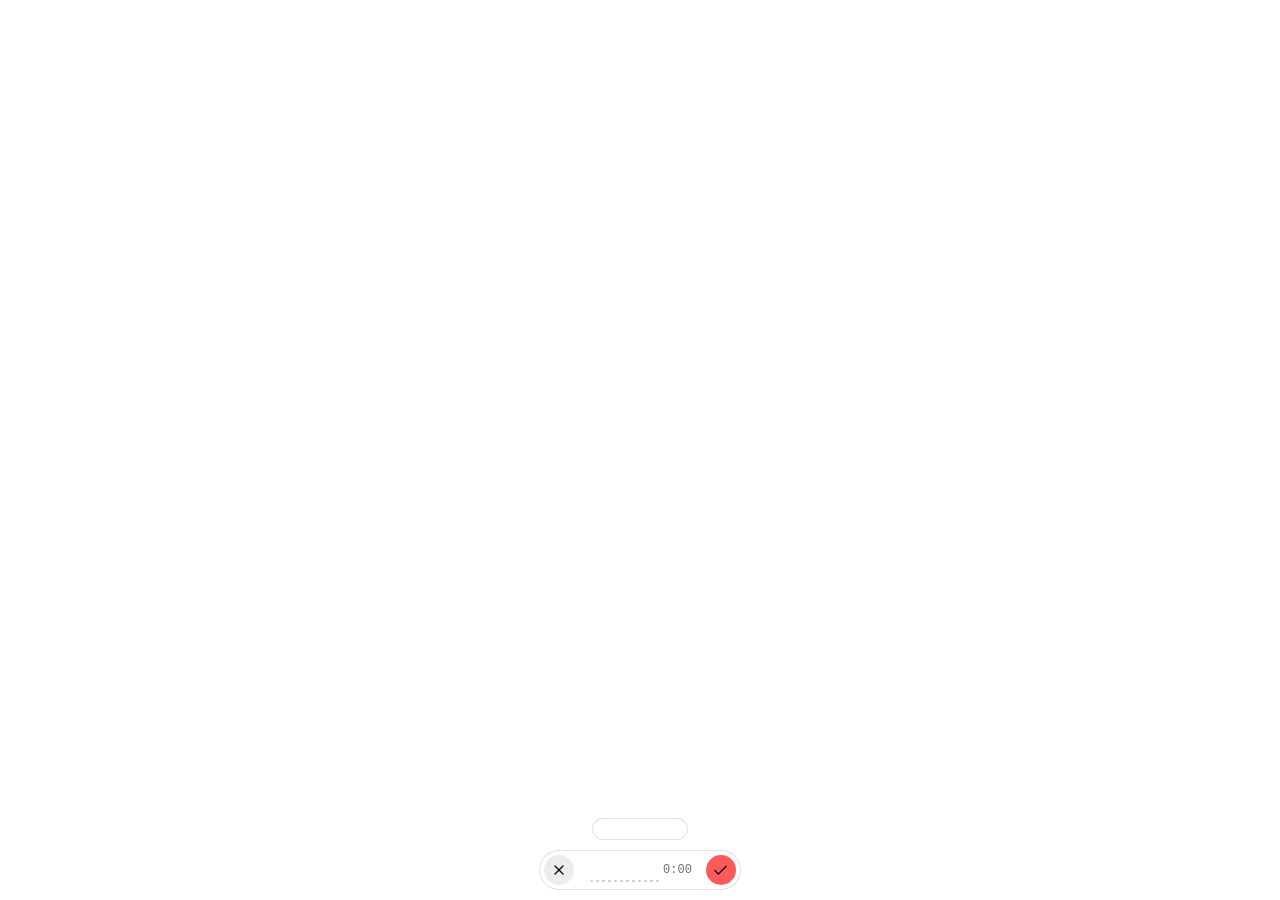
<file: src/VoiceMikonCSharp.WebView/Static/capsule.html>
<!DOCTYPE html>
<html lang="zh-CN">
<head>
<meta charset="utf-8">
<meta name="viewport" content="width=device-width, initial-scale=1">
<title>语音输入</title>
<!-- 本地样式，无任何外链资源，离线可用 -->
<link rel="stylesheet" href="capsule.css">
</head>
<body>
  <div class="stack" id="stack">
    <!-- 上方：文字条。录音时是实时预览,结束/出错/取消时定格成最终文案 -->
    <div class="textbar" id="textbar">
      <!-- 失败报告：在正文**上方**，与正文之间有一道明确的分隔。
           内容拿到了（报告 + 正文都显示在这块），失败原因不该被
           挤进正文里让人分不清哪句是哪句。 -->
      <div class="textbar-report" id="textbarReport"></div>
      <div class="textbar-text" id="textbarText"></div>
    </div>

    <!-- 下方：胶囊。结构移植自 OpenType 的 recording-pill（AGPL-3.0）
         phase 类由 capsule.js 切换：recording / processing / done / error / warning / cancelled
         胶囊本体（非按钮区）在「自定义」位置模式下是拖拽把手 -->
    <div class="recording-pill recording" id="pill" role="status" aria-label="语音输入状态">
      <!-- 常驻悬浮球的图标。
           悬浮球**不是另一个元素** —— 它就是这颗胶囊缩起来的样子:
           待机时胶囊收成 40px 的正圆(见 capsule.css 的「常驻悬浮球」),
           这个图标显示在球里;开始录音时整个胶囊横向拉长,
           图标淡出,换成波形/计时/按钮。 -->
      <span class="bar-orb" id="barOrb" aria-hidden="true">
        <svg class="orb-mic" xmlns="http://www.w3.org/2000/svg" width="20" height="20" viewBox="0 0 24 24"
             fill="none" stroke="currentColor" stroke-width="2" stroke-linecap="round"
             stroke-linejoin="round">
          <path d="M12 2a3 3 0 0 0-3 3v7a3 3 0 0 0 6 0V5a3 3 0 0 0-3-3z" />
          <path d="M19 10v2a7 7 0 0 1-14 0v-2" />
          <line x1="12" x2="12" y1="19" y2="22" />
        </svg>
        <!-- 模型加载中:球上转圈(代替麦克风),提示"还不能录"。
             动画用现成的 bar-spin,颜色随球(红底深图标)。 -->
        <svg class="orb-loader" xmlns="http://www.w3.org/2000/svg" width="20" height="20" viewBox="0 0 24 24"
             fill="none" stroke="currentColor" stroke-width="2" stroke-linecap="round"
             stroke-linejoin="round">
          <path d="M21 12a9 9 0 1 1-6.219-8.56" />
        </svg>
      </span>

      <!-- 取消：放弃这一轮,不识别不注入 -->
      <button class="bar-cancel" id="cancelBtn" type="button" aria-label="取消录音">
        <svg xmlns="http://www.w3.org/2000/svg" width="16" height="16" viewBox="0 0 24 24"
             fill="none" stroke="currentColor" stroke-width="2" stroke-linecap="round"
             stroke-linejoin="round" aria-hidden="true">
          <path d="M18 6 6 18" />
          <path d="m6 6 12 12" />
        </svg>
      </button>

      <div class="bar-content">
        <!-- 录音中：13 根滚动电平条（MiniMax Code 的 asr-volume-bars 规格） -->
        <div class="waveform" id="waveform"></div>
        <!-- 非录音态：一行状态文字 -->
        <span class="bar-label" id="barLabel"></span>
        <!-- 录音计时 -->
        <span class="bar-timer" id="barTimer">0:00</span>
      </div>

      <!-- 结束录音：等同再按一次热键 -->
      <button class="bar-stop" id="okBtn" type="button" aria-label="结束录音">
        <svg xmlns="http://www.w3.org/2000/svg" width="17" height="17" viewBox="0 0 24 24"
             fill="none" stroke="currentColor" stroke-width="2" stroke-linecap="round"
             stroke-linejoin="round" aria-hidden="true">
          <path d="M20 6 9 17l-5-5" />
        </svg>
      </button>

      <!-- 非录音态：右侧状态图标（处理中转圈 / 完成对勾 / 出错提示） -->
      <span class="bar-state" id="barState">
        <svg class="icon-loader" xmlns="http://www.w3.org/2000/svg" width="16" height="16"
             viewBox="0 0 24 24" fill="none" stroke="currentColor" stroke-width="2"
             stroke-linecap="round" stroke-linejoin="round" aria-hidden="true">
          <path d="M21 12a9 9 0 1 1-6.219-8.56" />
        </svg>
        <svg class="icon-check" xmlns="http://www.w3.org/2000/svg" width="16" height="16"
             viewBox="0 0 24 24" fill="none" stroke="currentColor" stroke-width="2"
             stroke-linecap="round" stroke-linejoin="round" aria-hidden="true">
          <path d="M20 6 9 17l-5-5" />
        </svg>
        <svg class="icon-info" xmlns="http://www.w3.org/2000/svg" width="16" height="16"
             viewBox="0 0 24 24" fill="none" stroke="currentColor" stroke-width="2"
             stroke-linecap="round" stroke-linejoin="round" aria-hidden="true">
          <circle cx="12" cy="12" r="10" />
          <path d="M12 16v-4" />
          <path d="M12 8h.01" />
        </svg>
      </span>

      <!-- 错误/警告态：手动把识别结果复制到剪贴板。
           注入失败时那段话既没进目标窗口、也可能没留在剪贴板里
           (送达判定只认"事件投出去了"，目标没真正收到时程序会
           把原剪贴板恢复回去)，这个按钮是用户捞回内容的出口。
           文字条正文本身可选；按下文字条会获送键盘焦点，选中后
           Ctrl+C 即可复制。
           写进去并读回校验通过后，Python 侧会自己把胶囊收掉。 -->
      <button class="bar-copy" id="copyBtn" type="button" aria-label="复制识别结果">
        <svg xmlns="http://www.w3.org/2000/svg" width="16" height="16" viewBox="0 0 24 24"
             fill="none" stroke="currentColor" stroke-width="2" stroke-linecap="round"
             stroke-linejoin="round" aria-hidden="true">
          <rect x="9" y="9" width="13" height="13" rx="2" ry="2" />
          <path d="M5 15H4a2 2 0 0 1-2-2V4a2 2 0 0 1 2-2h9a2 2 0 0 1 2 2v1" />
        </svg>
      </button>
    </div>
  </div>

  <!-- 悬浮球的右键菜单:通用功能入口。
       用户定的形态:一个展示框,里面一排小圆圈,以后加新功能都往这里放。
       目前三项:打开设置面板 / 二维码扫描(附属工具,独立进程) / 退出
       程序(和托盘同一条退出路径)。
       默认隐藏;在球上右键时由 capsule.js 显示。
       ⚠ 菜单显示时命中区(SetWindowRgn)必须把它框进来,否则点不到
       (见 capsule.js 的 measureRegions)。 -->
  <div class="orb-menu" id="orbMenu" hidden>
    <button class="orb-menu-btn" id="menuSettings" type="button" aria-label="打开设置面板" title="设置">
      <svg xmlns="http://www.w3.org/2000/svg" width="17" height="17" viewBox="0 0 24 24"
           fill="none" stroke="currentColor" stroke-width="2" stroke-linecap="round"
           stroke-linejoin="round" aria-hidden="true">
        <path d="M12.22 2h-.44a2 2 0 0 0-2 2v.18a2 2 0 0 1-1 1.73l-.43.25a2 2 0 0 1-2 0l-.15-.08a2 2 0 0 0-2.73.73l-.22.38a2 2 0 0 0 .73 2.73l.15.1a2 2 0 0 1 1 1.72v.51a2 2 0 0 1-1 1.74l-.15.09a2 2 0 0 0-.73 2.73l.22.38a2 2 0 0 0 2.73.73l.15-.08a2 2 0 0 1 2 0l.43.25a2 2 0 0 1 1 1.73V20a2 2 0 0 0 2 2h.44a2 2 0 0 0 2-2v-.18a2 2 0 0 1 1-1.73l.43-.25a2 2 0 0 1 2 0l.15.08a2 2 0 0 0 2.73-.73l.22-.39a2 2 0 0 0-.73-2.73l-.15-.08a2 2 0 0 1-1-1.74v-.5a2 2 0 0 1 1-1.74l.15-.09a2 2 0 0 0 .73-2.73l-.22-.38a2 2 0 0 0-2.73-.73l-.15.08a2 2 0 0 1-2 0l-.43-.25a2 2 0 0 1-1-1.73V4a2 2 0 0 0-2-2z" />
        <circle cx="12" cy="12" r="3" />
      </svg>
    </button>
    <button class="orb-menu-btn" id="menuQr" type="button" aria-label="二维码扫描" title="二维码扫描">
      <svg xmlns="http://www.w3.org/2000/svg" width="17" height="17" viewBox="0 0 24 24"
           fill="none" stroke="currentColor" stroke-width="2" stroke-linecap="round"
           stroke-linejoin="round" aria-hidden="true">
        <rect width="5" height="5" x="3" y="3" rx="1" />
        <rect width="5" height="5" x="16" y="3" rx="1" />
        <rect width="5" height="5" x="3" y="16" rx="1" />
        <path d="M21 16h-3a2 2 0 0 0-2 2v3" />
        <path d="M21 21v.01" />
        <path d="M12 7v3a2 2 0 0 1-2 2H7" />
        <path d="M3 12h.01" />
        <path d="M12 3h.01" />
        <path d="M12 16v.01" />
        <path d="M16 12h1" />
        <path d="M21 12v.01" />
        <path d="M12 21v-1" />
      </svg>
    </button>
    <button class="orb-menu-btn orb-menu-quit" id="menuQuit" type="button" aria-label="退出程序" title="退出">
      <svg xmlns="http://www.w3.org/2000/svg" width="17" height="17" viewBox="0 0 24 24"
           fill="none" stroke="currentColor" stroke-width="2" stroke-linecap="round"
           stroke-linejoin="round" aria-hidden="true">
        <path d="M18.36 6.64a9 9 0 1 1-12.73 0" />
        <line x1="12" x2="12" y1="2" y2="12" />
      </svg>
    </button>
  </div>

  <!-- 球的操作提示(点球时模型还在加载等):球上方冒出的一句话,几秒后自己淡掉 -->
  <div class="orb-hint" id="orbHint" hidden></div>

  <!-- 本地脚本，无任何外链资源 -->
  <!-- WebView2 迁移改动：bridge.js 提供 window.pywebview.api.*（与 Python 版同名同义），
       必须在 capsule.js 之前引入 —— capsule.js 启动时就要用它上报 ready。 -->
  <script src="bridge.js"></script>
  <script src="capsule.js"></script>
</body>
</html>
</file>
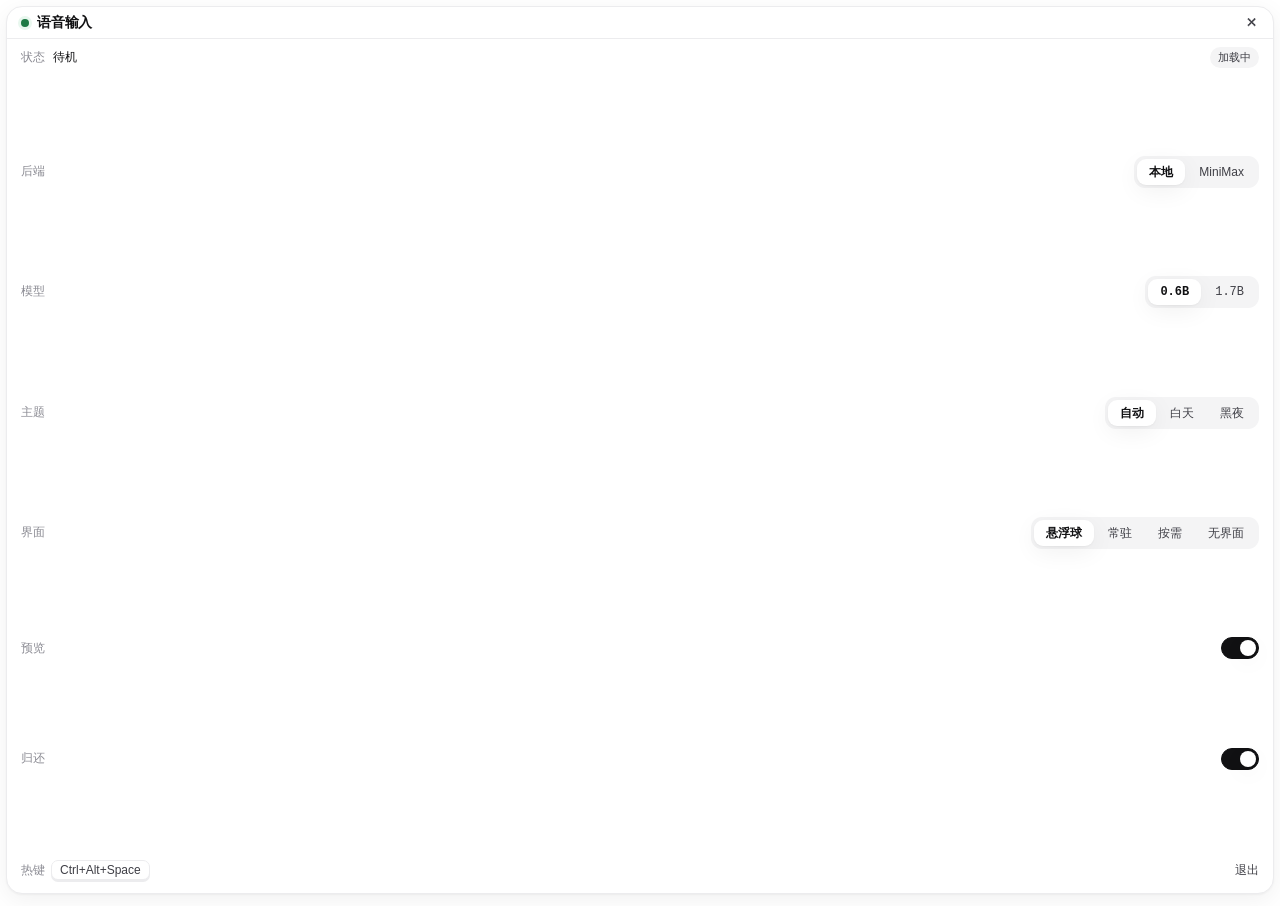
<file: src/VoiceMikonCSharp.WebView/Static/panel.html>
<!DOCTYPE html>
<html lang="zh-CN">
<head>
<meta charset="utf-8">
<meta name="viewport" content="width=device-width, initial-scale=1">
<!-- 声明支持双色:浏览器原生部件(滚动条等)也跟着系统主题走 -->
<meta name="color-scheme" content="light dark">
<title>语音输入</title>
<!-- 本地样式，无任何外链资源，离线可用 -->
<link rel="stylesheet" href="panel.css">
</head>
<!-- st-* 是状态类，由 panel.js 依据 window.__panel.setState 切换 -->
<body class="st-idle">
  <div class="panel">
    <!-- 标题栏：可拖动区域 -->
    <header class="titlebar" id="titlebar">
      <span class="dot" id="stateDot" data-state="idle" title="状态"></span>
      <span class="title">语音输入</span>
      <!-- 关闭按钮只是隐藏面板，不退出程序 -->
      <button class="icon-btn" id="closeBtn" type="button" title="隐藏面板" aria-label="隐藏面板">✕</button>
    </header>

    <!-- 面板已经是"配置窗口"了：录音过程的反馈全在胶囊窗口里 -->
    <main class="content">
      <!-- 状态区：当前状态 + 识别后端的健康度。
           健康度三态(加载中/就绪/失败)都摆在这一行，
           失败原因另外一行常驻显示 —— 加载失败必须让人看见**原因**，
           只摆一个"失败"等于让用户自己去猜。 -->
      <div class="status-row">
        <span class="row-label">状态</span>
        <span class="state-text" id="stateText">待机</span>
        <span class="health-badge" id="healthBadge" data-health="loading">加载中</span>
      </div>
      <p class="health-reason" id="healthReason" hidden></p>

      <!-- 识别后端：本地模型 / MiniMax 网络接口（互斥，同一时刻只留一个） -->
      <div class="option-row">
        <span class="row-label">后端</span>
        <div class="seg is-text" id="backendSeg" role="group" aria-label="识别后端">
          <button class="seg-item is-active" type="button" data-backend="local" title="本地 Qwen3-ASR 模型：离线、零等待，模型常驻显存">本地</button>
          <button class="seg-item" type="button" data-backend="minimax" title="MiniMax 网络接口：音频出本机，有网络延迟；暂不支持热词">MiniMax</button>
        </div>
      </div>

      <!-- 模型：本地后端下切 0.6B / 1.7B；MiniMax 下显示远端模型名（只读）。
           同一行显示不同的东西 —— 后端决定了这一行是什么。 -->
      <div class="option-row" id="modelRow">
        <span class="row-label">模型</span>
        <div class="seg" id="modelSeg" role="group" aria-label="模型切换">
          <button class="seg-item is-active" type="button" data-model="0.6B">0.6B</button>
          <button class="seg-item" type="button" data-model="1.7B">1.7B</button>
        </div>
        <span class="model-text" id="netModelText" hidden></span>
      </div>

      <!-- 主题:跟随系统 / 白天 / 黑夜(面板和胶囊一起换) -->
      <div class="option-row">
        <span class="row-label">主题</span>
        <div class="seg is-text" id="themeSeg" role="group" aria-label="主题切换">
          <button class="seg-item is-active" type="button" data-theme-mode="auto" title="跟随 Windows 的应用主题">自动</button>
          <button class="seg-item" type="button" data-theme-mode="light" title="强制浅色">白天</button>
          <button class="seg-item" type="button" data-theme-mode="dark" title="强制深色">黑夜</button>
        </div>
      </div>

      <!-- 界面形态:一行四档单选 —— 悬浮球开关 × 待机策略合并后的同一维度。
           「按需」暂未实现(存意图,当前行为等同「常驻」,hover 写明);
           「无界面」是开发者选项,只能改 config 手动开启(重启生效),
           面板上 disabled —— disabled 元素不触发自身 title,hover 文案
           挂在父容器(seg)上。 -->
      <div class="option-row">
        <span class="row-label">界面</span>
        <div class="seg is-text" id="uiModeSeg" role="group" aria-label="界面形态"
             title="「无界面」是开发者选项:在 data/config.json 里把 ui_mode 设为 headless 并重启(不建任何窗口,只有托盘和热键)">
          <button class="seg-item is-active" type="button" data-ui-mode="orb" title="屏幕上常驻一颗悬浮球:点它开始录音,拖它挪位置">悬浮球</button>
          <button class="seg-item" type="button" data-ui-mode="resident" title="无悬浮球:按热键弹胶囊,终态停留后窗口隐藏">常驻</button>
          <button class="seg-item" type="button" data-ui-mode="on_demand" title="暂未实现,当前行为等同「常驻」:选择会被保存,实现后自动生效">按需</button>
          <button class="seg-item" type="button" data-ui-mode="headless" disabled title="开发者选项:在 data/config.json 里手动开启(重启生效)">无界面</button>
        </div>
      </div>

      <!-- 预览文字条:关掉之后胶囊只剩波形+计时+按钮,不挡屏幕。
           **这是预览的唯一决定者** —— 跟后端无关:本地/网络都能预览,
           引擎不声明自己支不支持流式。切换下一轮录音生效。 -->
      <div class="option-row" id="previewRow">
        <span class="row-label">预览</span>
        <label class="switch" id="previewSwitch" title="录音时显示实时预览文字">
          <input type="checkbox" id="previewToggle" checked>
          <span class="switch-track"><span class="switch-thumb"></span></span>
        </label>
      </div>

      <!-- 剪贴板借还:开着 = 粘贴完把原内容还回去(有归属守卫,
           绝不吞你刚复制的新内容);关掉 = 识别文本一直留在剪贴板里,
           随时能复制走 —— 有剪贴板管理器时这样更顺手,而且不会再有
           "还原那一次写入"把原内容的来源标成我们。 -->
      <div class="option-row" id="clipboardRow">
        <span class="row-label">归还</span>
        <label class="switch" id="restoreClipboardSwitch"
               title="开着:粘贴完自动把你原来的剪贴板内容还回去。关掉:识别文本一直留在剪贴板里,方便复制(有剪贴板管理器时更顺手)">
          <input type="checkbox" id="restoreClipboardToggle" checked>
          <span class="switch-track"><span class="switch-thumb"></span></span>
        </label>
      </div>

      <!-- 操作提示(切换后端的进展/拒绝/失败都走这里) -->
      <p class="notice" id="notice" role="status" aria-live="polite"></p>

      <footer class="footer">
        <!-- "热键" 是静态标签,按键组合由 panel.js 写进 kbd(OpenType 的键帽样式) -->
        <span class="hotkey"><span class="hotkey-label">热键</span><kbd id="hotkeyLabel">Ctrl+Alt+V</kbd></span>
        <button class="link-btn" id="quitBtn" type="button" title="退出程序">退出</button>
      </footer>
    </main>
  </div>

  <!-- 本地脚本，无任何外链资源 -->
  <!-- WebView2 迁移改动：bridge.js 提供 window.pywebview.api.*（与 Python 版同名同义），
       必须在 panel.js 之前引入 —— panel.js 启动时就要用它上报 ready。 -->
  <script src="bridge.js"></script>
  <script src="panel.js"></script>
</body>
</html>
</file>
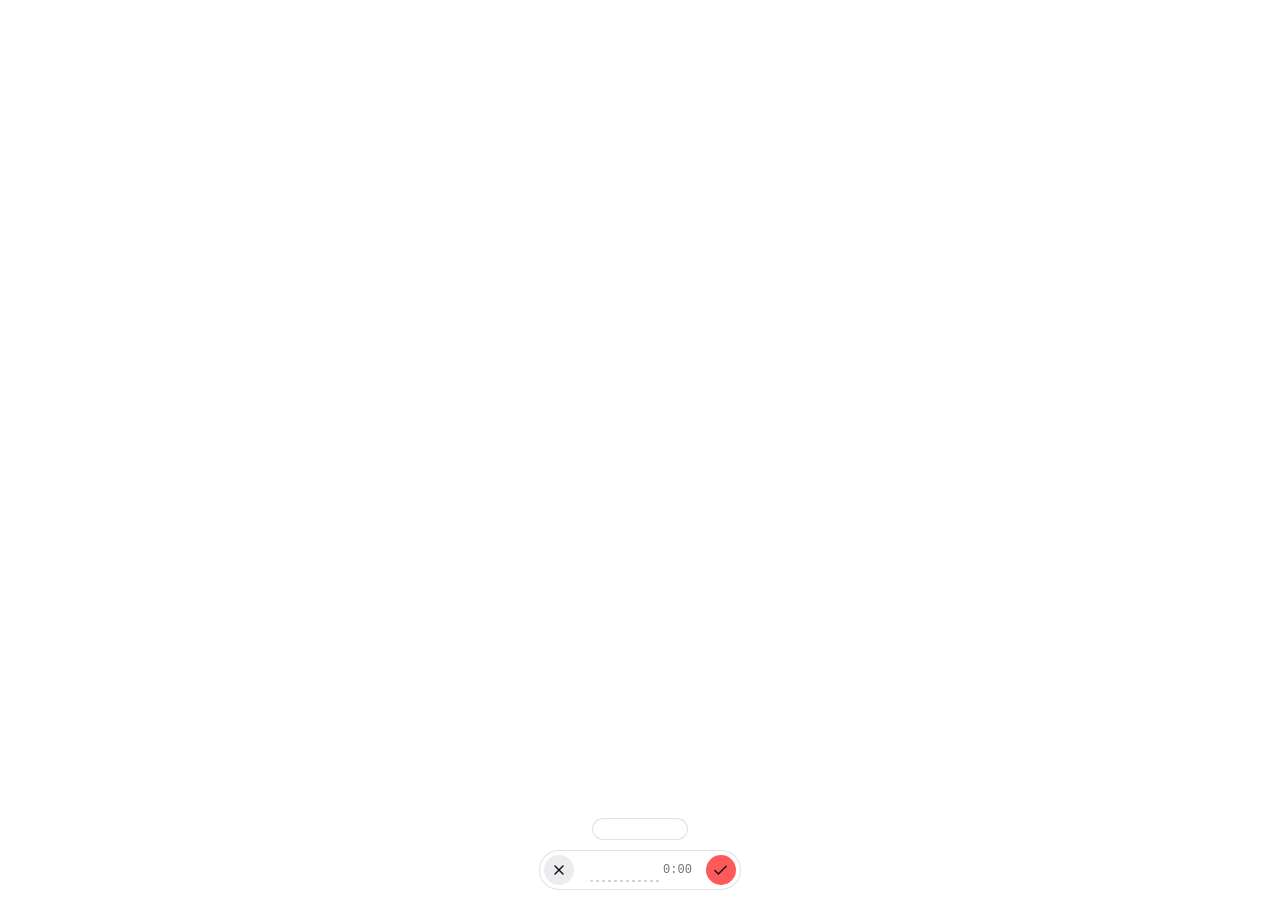
<file: src/qwen3_voice/host/static/capsule.html>
<!DOCTYPE html>
<html lang="zh-CN">
<head>
<meta charset="utf-8">
<meta name="viewport" content="width=device-width, initial-scale=1">
<title>语音输入</title>
<!-- 本地样式，无任何外链资源，离线可用 -->
<link rel="stylesheet" href="capsule.css">
</head>
<body>
  <div class="stack" id="stack">
    <!-- 上方：文字条。录音时是实时预览,结束/出错/取消时定格成最终文案 -->
    <div class="textbar" id="textbar">
      <!-- 失败报告：在正文**上方**，与正文之间有一道明确的分隔。
           内容拿到了（报告 + 正文都显示在这块），失败原因不该被
           挤进正文里让人分不清哪句是哪句。 -->
      <div class="textbar-report" id="textbarReport"></div>
      <div class="textbar-text" id="textbarText"></div>
    </div>

    <!-- 下方：胶囊。结构移植自 OpenType 的 recording-pill（AGPL-3.0）
         phase 类由 capsule.js 切换：recording / processing / done / error / warning / cancelled
         胶囊本体（非按钮区）在「自定义」位置模式下是拖拽把手 -->
    <div class="recording-pill recording" id="pill" role="status" aria-label="语音输入状态">
      <!-- 常驻悬浮球的图标。
           悬浮球**不是另一个元素** —— 它就是这颗胶囊缩起来的样子:
           待机时胶囊收成 40px 的正圆(见 capsule.css 的「常驻悬浮球」),
           这个图标显示在球里;开始录音时整个胶囊横向拉长,
           图标淡出,换成波形/计时/按钮。 -->
      <span class="bar-orb" id="barOrb" aria-hidden="true">
        <svg class="orb-mic" xmlns="http://www.w3.org/2000/svg" width="20" height="20" viewBox="0 0 24 24"
             fill="none" stroke="currentColor" stroke-width="2" stroke-linecap="round"
             stroke-linejoin="round">
          <path d="M12 2a3 3 0 0 0-3 3v7a3 3 0 0 0 6 0V5a3 3 0 0 0-3-3z" />
          <path d="M19 10v2a7 7 0 0 1-14 0v-2" />
          <line x1="12" x2="12" y1="19" y2="22" />
        </svg>
        <!-- 模型加载中:球上转圈(代替麦克风),提示"还不能录"。
             动画用现成的 bar-spin,颜色随球(红底深图标)。 -->
        <svg class="orb-loader" xmlns="http://www.w3.org/2000/svg" width="20" height="20" viewBox="0 0 24 24"
             fill="none" stroke="currentColor" stroke-width="2" stroke-linecap="round"
             stroke-linejoin="round">
          <path d="M21 12a9 9 0 1 1-6.219-8.56" />
        </svg>
      </span>

      <!-- 取消：放弃这一轮,不识别不注入 -->
      <button class="bar-cancel" id="cancelBtn" type="button" aria-label="取消录音">
        <svg xmlns="http://www.w3.org/2000/svg" width="16" height="16" viewBox="0 0 24 24"
             fill="none" stroke="currentColor" stroke-width="2" stroke-linecap="round"
             stroke-linejoin="round" aria-hidden="true">
          <path d="M18 6 6 18" />
          <path d="m6 6 12 12" />
        </svg>
      </button>

      <div class="bar-content">
        <!-- 录音中：13 根滚动电平条（MiniMax Code 的 asr-volume-bars 规格） -->
        <div class="waveform" id="waveform"></div>
        <!-- 非录音态：一行状态文字 -->
        <span class="bar-label" id="barLabel"></span>
        <!-- 录音计时 -->
        <span class="bar-timer" id="barTimer">0:00</span>
      </div>

      <!-- 结束录音：等同再按一次热键 -->
      <button class="bar-stop" id="okBtn" type="button" aria-label="结束录音">
        <svg xmlns="http://www.w3.org/2000/svg" width="17" height="17" viewBox="0 0 24 24"
             fill="none" stroke="currentColor" stroke-width="2" stroke-linecap="round"
             stroke-linejoin="round" aria-hidden="true">
          <path d="M20 6 9 17l-5-5" />
        </svg>
      </button>

      <!-- 非录音态：右侧状态图标（处理中转圈 / 完成对勾 / 出错提示） -->
      <span class="bar-state" id="barState">
        <svg class="icon-loader" xmlns="http://www.w3.org/2000/svg" width="16" height="16"
             viewBox="0 0 24 24" fill="none" stroke="currentColor" stroke-width="2"
             stroke-linecap="round" stroke-linejoin="round" aria-hidden="true">
          <path d="M21 12a9 9 0 1 1-6.219-8.56" />
        </svg>
        <svg class="icon-check" xmlns="http://www.w3.org/2000/svg" width="16" height="16"
             viewBox="0 0 24 24" fill="none" stroke="currentColor" stroke-width="2"
             stroke-linecap="round" stroke-linejoin="round" aria-hidden="true">
          <path d="M20 6 9 17l-5-5" />
        </svg>
        <svg class="icon-info" xmlns="http://www.w3.org/2000/svg" width="16" height="16"
             viewBox="0 0 24 24" fill="none" stroke="currentColor" stroke-width="2"
             stroke-linecap="round" stroke-linejoin="round" aria-hidden="true">
          <circle cx="12" cy="12" r="10" />
          <path d="M12 16v-4" />
          <path d="M12 8h.01" />
        </svg>
      </span>

      <!-- 错误/警告态：手动把识别结果复制到剪贴板。
           注入失败时那段话既没进目标窗口、也可能没留在剪贴板里
           (送达判定只认"事件投出去了"，目标没真正收到时程序会
           把原剪贴板恢复回去)，这个按钮是用户捞回内容的出口。
           文字条正文本身可选；按下文字条会获送键盘焦点，选中后
           Ctrl+C 即可复制。
           写进去并读回校验通过后，Python 侧会自己把胶囊收掉。 -->
      <button class="bar-copy" id="copyBtn" type="button" aria-label="复制识别结果">
        <svg xmlns="http://www.w3.org/2000/svg" width="16" height="16" viewBox="0 0 24 24"
             fill="none" stroke="currentColor" stroke-width="2" stroke-linecap="round"
             stroke-linejoin="round" aria-hidden="true">
          <rect x="9" y="9" width="13" height="13" rx="2" ry="2" />
          <path d="M5 15H4a2 2 0 0 1-2-2V4a2 2 0 0 1 2-2h9a2 2 0 0 1 2 2v1" />
        </svg>
      </button>
    </div>
  </div>

  <!-- 悬浮球的右键菜单:通用功能入口。
       用户定的形态:一个展示框,里面一排小圆圈,以后加新功能都往这里放。
       目前三项:打开设置面板 / 二维码扫描(附属工具,独立进程) / 退出
       程序(和托盘同一条退出路径)。
       默认隐藏;在球上右键时由 capsule.js 显示。
       ⚠ 菜单显示时命中区(SetWindowRgn)必须把它框进来,否则点不到
       (见 capsule.js 的 measureRegions)。 -->
  <div class="orb-menu" id="orbMenu" hidden>
    <button class="orb-menu-btn" id="menuSettings" type="button" aria-label="打开设置面板" title="设置">
      <svg xmlns="http://www.w3.org/2000/svg" width="17" height="17" viewBox="0 0 24 24"
           fill="none" stroke="currentColor" stroke-width="2" stroke-linecap="round"
           stroke-linejoin="round" aria-hidden="true">
        <path d="M12.22 2h-.44a2 2 0 0 0-2 2v.18a2 2 0 0 1-1 1.73l-.43.25a2 2 0 0 1-2 0l-.15-.08a2 2 0 0 0-2.73.73l-.22.38a2 2 0 0 0 .73 2.73l.15.1a2 2 0 0 1 1 1.72v.51a2 2 0 0 1-1 1.74l-.15.09a2 2 0 0 0-.73 2.73l.22.38a2 2 0 0 0 2.73.73l.15-.08a2 2 0 0 1 2 0l.43.25a2 2 0 0 1 1 1.73V20a2 2 0 0 0 2 2h.44a2 2 0 0 0 2-2v-.18a2 2 0 0 1 1-1.73l.43-.25a2 2 0 0 1 2 0l.15.08a2 2 0 0 0 2.73-.73l.22-.39a2 2 0 0 0-.73-2.73l-.15-.08a2 2 0 0 1-1-1.74v-.5a2 2 0 0 1 1-1.74l.15-.09a2 2 0 0 0 .73-2.73l-.22-.38a2 2 0 0 0-2.73-.73l-.15.08a2 2 0 0 1-2 0l-.43-.25a2 2 0 0 1-1-1.73V4a2 2 0 0 0-2-2z" />
        <circle cx="12" cy="12" r="3" />
      </svg>
    </button>
    <button class="orb-menu-btn" id="menuQr" type="button" aria-label="二维码扫描" title="二维码扫描">
      <svg xmlns="http://www.w3.org/2000/svg" width="17" height="17" viewBox="0 0 24 24"
           fill="none" stroke="currentColor" stroke-width="2" stroke-linecap="round"
           stroke-linejoin="round" aria-hidden="true">
        <rect width="5" height="5" x="3" y="3" rx="1" />
        <rect width="5" height="5" x="16" y="3" rx="1" />
        <rect width="5" height="5" x="3" y="16" rx="1" />
        <path d="M21 16h-3a2 2 0 0 0-2 2v3" />
        <path d="M21 21v.01" />
        <path d="M12 7v3a2 2 0 0 1-2 2H7" />
        <path d="M3 12h.01" />
        <path d="M12 3h.01" />
        <path d="M12 16v.01" />
        <path d="M16 12h1" />
        <path d="M21 12v.01" />
        <path d="M12 21v-1" />
      </svg>
    </button>
    <button class="orb-menu-btn orb-menu-quit" id="menuQuit" type="button" aria-label="退出程序" title="退出">
      <svg xmlns="http://www.w3.org/2000/svg" width="17" height="17" viewBox="0 0 24 24"
           fill="none" stroke="currentColor" stroke-width="2" stroke-linecap="round"
           stroke-linejoin="round" aria-hidden="true">
        <path d="M18.36 6.64a9 9 0 1 1-12.73 0" />
        <line x1="12" x2="12" y1="2" y2="12" />
      </svg>
    </button>
  </div>

  <!-- 球的操作提示(点球时模型还在加载等):球上方冒出的一句话,几秒后自己淡掉 -->
  <div class="orb-hint" id="orbHint" hidden></div>

  <!-- 本地脚本，无任何外链资源 -->
  <script src="capsule.js"></script>
</body>
</html>
</file>
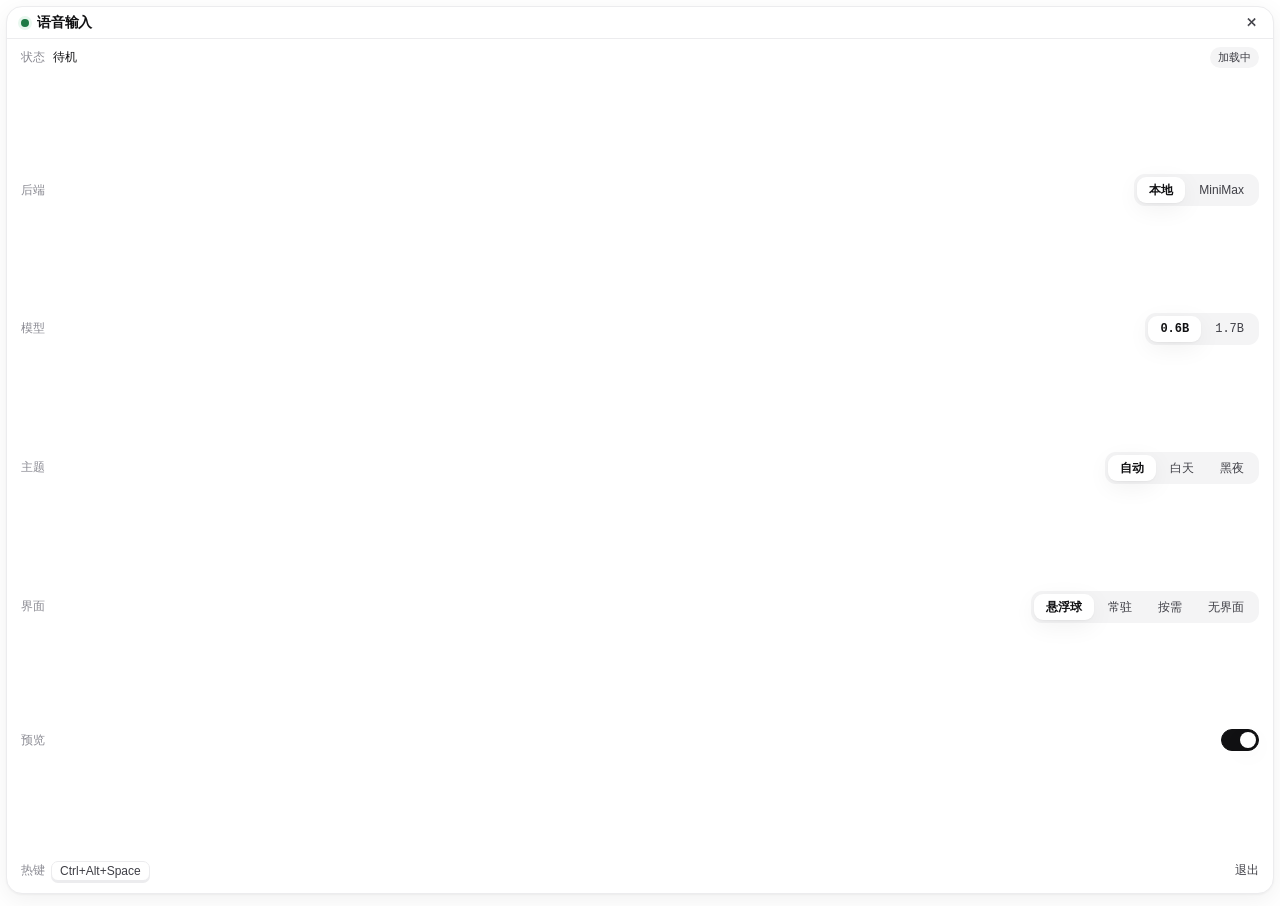
<file: src/qwen3_voice/host/static/panel.html>
<!DOCTYPE html>
<html lang="zh-CN">
<head>
<meta charset="utf-8">
<meta name="viewport" content="width=device-width, initial-scale=1">
<!-- 声明支持双色:浏览器原生部件(滚动条等)也跟着系统主题走 -->
<meta name="color-scheme" content="light dark">
<title>语音输入</title>
<!-- 本地样式，无任何外链资源，离线可用 -->
<link rel="stylesheet" href="panel.css">
</head>
<!-- st-* 是状态类，由 panel.js 依据 window.__panel.setState 切换 -->
<body class="st-idle">
  <div class="panel">
    <!-- 标题栏：可拖动区域 -->
    <header class="titlebar" id="titlebar">
      <span class="dot" id="stateDot" data-state="idle" title="状态"></span>
      <span class="title">语音输入</span>
      <!-- 关闭按钮只是隐藏面板，不退出程序 -->
      <button class="icon-btn" id="closeBtn" type="button" title="隐藏面板" aria-label="隐藏面板">✕</button>
    </header>

    <!-- 面板已经是"配置窗口"了：录音过程的反馈全在胶囊窗口里 -->
    <main class="content">
      <!-- 状态区：当前状态 + 识别后端的健康度。
           健康度三态(加载中/就绪/失败)都摆在这一行，
           失败原因另外一行常驻显示 —— 加载失败必须让人看见**原因**，
           只摆一个"失败"等于让用户自己去猜。 -->
      <div class="status-row">
        <span class="row-label">状态</span>
        <span class="state-text" id="stateText">待机</span>
        <span class="health-badge" id="healthBadge" data-health="loading">加载中</span>
      </div>
      <p class="health-reason" id="healthReason" hidden></p>

      <!-- 识别后端：本地模型 / MiniMax 网络接口（互斥，同一时刻只留一个） -->
      <div class="option-row">
        <span class="row-label">后端</span>
        <div class="seg is-text" id="backendSeg" role="group" aria-label="识别后端">
          <button class="seg-item is-active" type="button" data-backend="local" title="本地 Qwen3-ASR 模型：离线、零等待，模型常驻显存">本地</button>
          <button class="seg-item" type="button" data-backend="minimax" title="MiniMax 网络接口：音频出本机，有网络延迟；暂不支持热词">MiniMax</button>
        </div>
      </div>

      <!-- 模型：本地后端下切 0.6B / 1.7B；MiniMax 下显示远端模型名（只读）。
           同一行显示不同的东西 —— 后端决定了这一行是什么。 -->
      <div class="option-row" id="modelRow">
        <span class="row-label">模型</span>
        <div class="seg" id="modelSeg" role="group" aria-label="模型切换">
          <button class="seg-item is-active" type="button" data-model="0.6B">0.6B</button>
          <button class="seg-item" type="button" data-model="1.7B">1.7B</button>
        </div>
        <span class="model-text" id="netModelText" hidden></span>
      </div>

      <!-- 主题:跟随系统 / 白天 / 黑夜(面板和胶囊一起换) -->
      <div class="option-row">
        <span class="row-label">主题</span>
        <div class="seg is-text" id="themeSeg" role="group" aria-label="主题切换">
          <button class="seg-item is-active" type="button" data-theme-mode="auto" title="跟随 Windows 的应用主题">自动</button>
          <button class="seg-item" type="button" data-theme-mode="light" title="强制浅色">白天</button>
          <button class="seg-item" type="button" data-theme-mode="dark" title="强制深色">黑夜</button>
        </div>
      </div>

      <!-- 界面形态:一行四档单选 —— 悬浮球开关 × 待机策略合并后的同一维度。
           「按需」暂未实现(存意图,当前行为等同「常驻」,hover 写明);
           「无界面」是开发者选项,只能改 config 手动开启(重启生效),
           面板上 disabled —— disabled 元素不触发自身 title,hover 文案
           挂在父容器(seg)上。 -->
      <div class="option-row">
        <span class="row-label">界面</span>
        <div class="seg is-text" id="uiModeSeg" role="group" aria-label="界面形态"
             title="「无界面」是开发者选项:在 data/config.json 里把 ui_mode 设为 headless 并重启(不建任何窗口,只有托盘和热键)">
          <button class="seg-item is-active" type="button" data-ui-mode="orb" title="屏幕上常驻一颗悬浮球:点它开始录音,拖它挪位置">悬浮球</button>
          <button class="seg-item" type="button" data-ui-mode="resident" title="无悬浮球:按热键弹胶囊,终态停留后窗口隐藏">常驻</button>
          <button class="seg-item" type="button" data-ui-mode="on_demand" title="暂未实现,当前行为等同「常驻」:选择会被保存,实现后自动生效">按需</button>
          <button class="seg-item" type="button" data-ui-mode="headless" disabled title="开发者选项:在 data/config.json 里手动开启(重启生效)">无界面</button>
        </div>
      </div>

      <!-- 预览文字条:关掉之后胶囊只剩波形+计时+按钮,不挡屏幕。
           **这是预览的唯一决定者** —— 跟后端无关:本地/网络都能预览,
           引擎不声明自己支不支持流式。切换下一轮录音生效。 -->
      <div class="option-row" id="previewRow">
        <span class="row-label">预览</span>
        <label class="switch" id="previewSwitch" title="录音时显示实时预览文字">
          <input type="checkbox" id="previewToggle" checked>
          <span class="switch-track"><span class="switch-thumb"></span></span>
        </label>
      </div>

      <!-- 操作提示(切换后端的进展/拒绝/失败都走这里) -->
      <p class="notice" id="notice" role="status" aria-live="polite"></p>

      <footer class="footer">
        <!-- "热键" 是静态标签,按键组合由 panel.js 写进 kbd(OpenType 的键帽样式) -->
        <span class="hotkey"><span class="hotkey-label">热键</span><kbd id="hotkeyLabel">Ctrl+Alt+V</kbd></span>
        <button class="link-btn" id="quitBtn" type="button" title="退出程序">退出</button>
      </footer>
    </main>
  </div>

  <!-- 本地脚本，无任何外链资源 -->
  <script src="panel.js"></script>
</body>
</html>
</file>
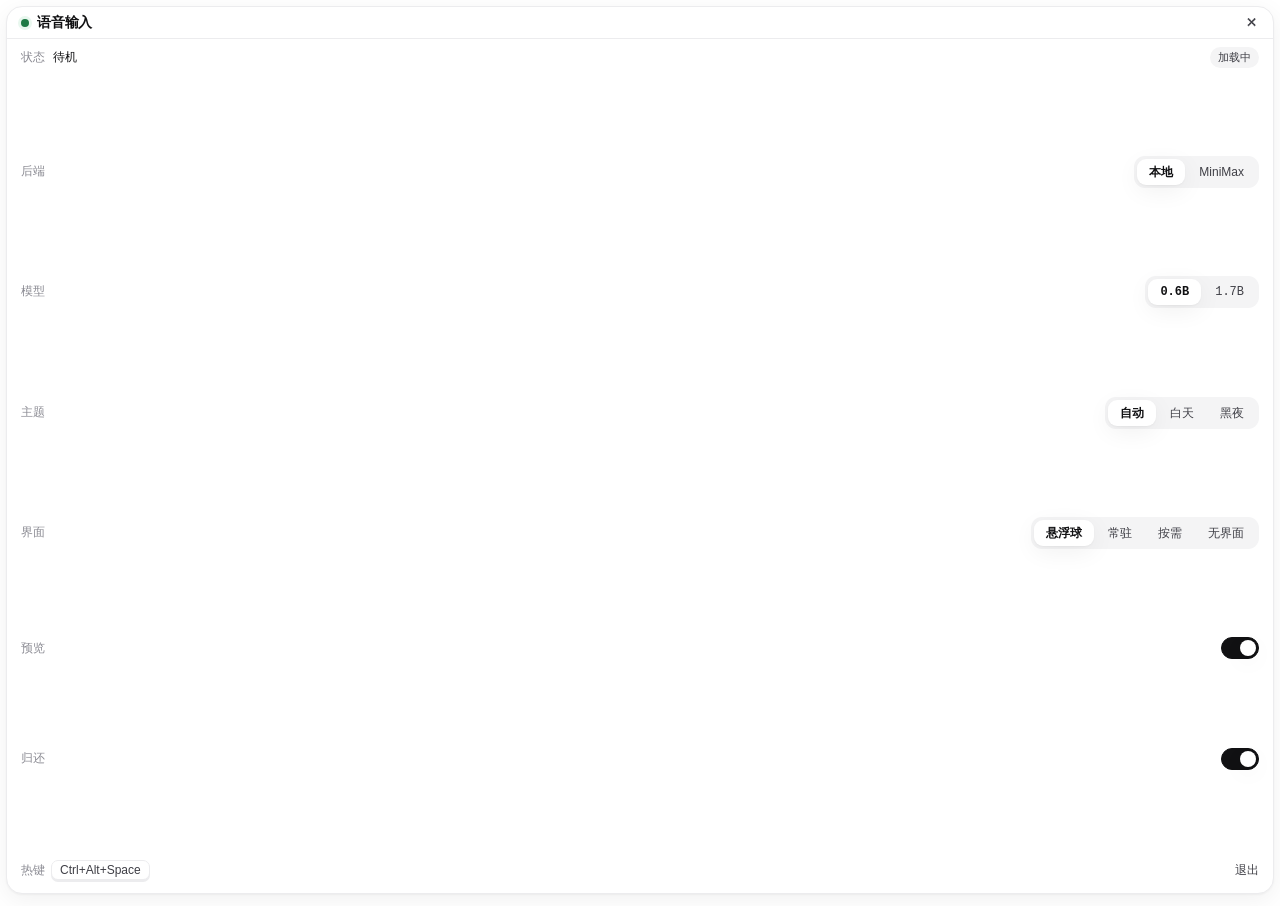
<file: src/voice_mikon/host/static/panel.html>
<!DOCTYPE html>
<html lang="zh-CN">
<head>
<meta charset="utf-8">
<meta name="viewport" content="width=device-width, initial-scale=1">
<!-- 声明支持双色:浏览器原生部件(滚动条等)也跟着系统主题走 -->
<meta name="color-scheme" content="light dark">
<title>语音输入</title>
<!-- 本地样式，无任何外链资源，离线可用 -->
<link rel="stylesheet" href="panel.css">
</head>
<!-- st-* 是状态类，由 panel.js 依据 window.__panel.setState 切换 -->
<body class="st-idle">
  <div class="panel">
    <!-- 标题栏：可拖动区域 -->
    <header class="titlebar" id="titlebar">
      <span class="dot" id="stateDot" data-state="idle" title="状态"></span>
      <span class="title">语音输入</span>
      <!-- 关闭按钮只是隐藏面板，不退出程序 -->
      <button class="icon-btn" id="closeBtn" type="button" title="隐藏面板" aria-label="隐藏面板">✕</button>
    </header>

    <!-- 面板已经是"配置窗口"了：录音过程的反馈全在胶囊窗口里 -->
    <main class="content">
      <!-- 状态区：当前状态 + 识别后端的健康度。
           健康度三态(加载中/就绪/失败)都摆在这一行，
           失败原因另外一行常驻显示 —— 加载失败必须让人看见**原因**，
           只摆一个"失败"等于让用户自己去猜。 -->
      <div class="status-row">
        <span class="row-label">状态</span>
        <span class="state-text" id="stateText">待机</span>
        <span class="health-badge" id="healthBadge" data-health="loading">加载中</span>
      </div>
      <p class="health-reason" id="healthReason" hidden></p>

      <!-- 识别后端：本地模型 / MiniMax 网络接口（互斥，同一时刻只留一个） -->
      <div class="option-row">
        <span class="row-label">后端</span>
        <div class="seg is-text" id="backendSeg" role="group" aria-label="识别后端">
          <button class="seg-item is-active" type="button" data-backend="local" title="本地 Qwen3-ASR 模型：离线、零等待，模型常驻显存">本地</button>
          <button class="seg-item" type="button" data-backend="minimax" title="MiniMax 网络接口：音频出本机，有网络延迟；暂不支持热词">MiniMax</button>
        </div>
      </div>

      <!-- 模型：本地后端下切 0.6B / 1.7B；MiniMax 下显示远端模型名（只读）。
           同一行显示不同的东西 —— 后端决定了这一行是什么。 -->
      <div class="option-row" id="modelRow">
        <span class="row-label">模型</span>
        <div class="seg" id="modelSeg" role="group" aria-label="模型切换">
          <button class="seg-item is-active" type="button" data-model="0.6B">0.6B</button>
          <button class="seg-item" type="button" data-model="1.7B">1.7B</button>
        </div>
        <span class="model-text" id="netModelText" hidden></span>
      </div>

      <!-- 主题:跟随系统 / 白天 / 黑夜(面板和胶囊一起换) -->
      <div class="option-row">
        <span class="row-label">主题</span>
        <div class="seg is-text" id="themeSeg" role="group" aria-label="主题切换">
          <button class="seg-item is-active" type="button" data-theme-mode="auto" title="跟随 Windows 的应用主题">自动</button>
          <button class="seg-item" type="button" data-theme-mode="light" title="强制浅色">白天</button>
          <button class="seg-item" type="button" data-theme-mode="dark" title="强制深色">黑夜</button>
        </div>
      </div>

      <!-- 界面形态:一行四档单选 —— 悬浮球开关 × 待机策略合并后的同一维度。
           「按需」暂未实现(存意图,当前行为等同「常驻」,hover 写明);
           「无界面」是开发者选项,只能改 config 手动开启(重启生效),
           面板上 disabled —— disabled 元素不触发自身 title,hover 文案
           挂在父容器(seg)上。 -->
      <div class="option-row">
        <span class="row-label">界面</span>
        <div class="seg is-text" id="uiModeSeg" role="group" aria-label="界面形态"
             title="「无界面」是开发者选项:在 data/config.json 里把 ui_mode 设为 headless 并重启(不建任何窗口,只有托盘和热键)">
          <button class="seg-item is-active" type="button" data-ui-mode="orb" title="屏幕上常驻一颗悬浮球:点它开始录音,拖它挪位置">悬浮球</button>
          <button class="seg-item" type="button" data-ui-mode="resident" title="无悬浮球:按热键弹胶囊,终态停留后窗口隐藏">常驻</button>
          <button class="seg-item" type="button" data-ui-mode="on_demand" title="暂未实现,当前行为等同「常驻」:选择会被保存,实现后自动生效">按需</button>
          <button class="seg-item" type="button" data-ui-mode="headless" disabled title="开发者选项:在 data/config.json 里手动开启(重启生效)">无界面</button>
        </div>
      </div>

      <!-- 预览文字条:关掉之后胶囊只剩波形+计时+按钮,不挡屏幕。
           **这是预览的唯一决定者** —— 跟后端无关:本地/网络都能预览,
           引擎不声明自己支不支持流式。切换下一轮录音生效。 -->
      <div class="option-row" id="previewRow">
        <span class="row-label">预览</span>
        <label class="switch" id="previewSwitch" title="录音时显示实时预览文字">
          <input type="checkbox" id="previewToggle" checked>
          <span class="switch-track"><span class="switch-thumb"></span></span>
        </label>
      </div>

      <!-- 剪贴板借还:开着 = 粘贴完把原内容还回去(有归属守卫,
           绝不吞你刚复制的新内容);关掉 = 识别文本一直留在剪贴板里,
           随时能复制走 —— 有剪贴板管理器时这样更顺手,而且不会再有
           "还原那一次写入"把原内容的来源标成我们。 -->
      <div class="option-row" id="clipboardRow">
        <span class="row-label">归还</span>
        <label class="switch" id="restoreClipboardSwitch"
               title="开着:粘贴完自动把你原来的剪贴板内容还回去。关掉:识别文本一直留在剪贴板里,方便复制(有剪贴板管理器时更顺手)">
          <input type="checkbox" id="restoreClipboardToggle" checked>
          <span class="switch-track"><span class="switch-thumb"></span></span>
        </label>
      </div>

      <!-- 操作提示(切换后端的进展/拒绝/失败都走这里) -->
      <p class="notice" id="notice" role="status" aria-live="polite"></p>

      <footer class="footer">
        <!-- "热键" 是静态标签,按键组合由 panel.js 写进 kbd(OpenType 的键帽样式) -->
        <span class="hotkey"><span class="hotkey-label">热键</span><kbd id="hotkeyLabel">Ctrl+Alt+V</kbd></span>
        <button class="link-btn" id="quitBtn" type="button" title="退出程序">退出</button>
      </footer>
    </main>
  </div>

  <!-- 本地脚本，无任何外链资源 -->
  <script src="panel.js"></script>
</body>
</html>
</file>
<file: src/VoiceMikonCSharp.WebView/Static/capsule.css>
/* voice-mikon 录音胶囊样式
 *
 * 视觉实现**移植自 OpenType** 的 ``src/renderer/floating-bar.css``
 * (AGPL-3.0,https://github.com/ct-jyjntc/opentype-public)。
 * 本项目整体按 AGPL-3.0-or-later 发布(见仓库根目录 LICENSE)。
 *
 * 移植了三处本地适配(不是原样照抄):
 *   1. 胶囊的拖动**自己实现**(而且只有「自定义」位置模式才允许)
 *      → 去掉了 ``-webkit-app-region: drag``:那个是给浏览器托管的
 *      拖动用的,而我们要自己把位置发给 Python 摆窗口。
 *   2. 主题色用本项目的录音红 ``--wave: #ff5a5a``
 *      (OpenType 的 dictation 模式是白色,靠 ``--wave`` 换色区分模式,
 *      我们只有一种模式,用录音红)。
 *   3. 胶囊宽度保持 fit-content(和 OpenType 一致):曾给过
 *      ``min-width: 280px``,但内容(✕+波形+计时+✓)只有约 190px,
 *      多出的空隙全堆在 ✓ 右侧,视觉上右截空了一大段 —— 已去掉。
 *   4. **波形不是 OpenType 的**:OpenType 用 9 根固定对称包络,这里按
 *      MiniMax Code 的 ``asr-volume-bars`` 规格做 13 根**滚动电平条**
 *      (从右往左滚)。用户最初就定了"音量条保持 MiniMax Code 规格,
 *      其他随便学 OpenType" —— 波形区曾被"移植 OpenType"波及,已修回。
 *
 * 两条硬规矩(都是透明窗口踩出来的):
 *   1. 不写 box-shadow / backdrop-filter —— 在透明窗口上它们会渲染成
 *      一条灰带,非常难看。层次只靠"底色 + 半透明描边"表达。
 *   2. html/body 背景必须 transparent,否则会铺一整块白/黑底。
 *
 * 主题(三档:跟随系统 / 白天 / 黑夜):
 *   配色全部收敛在 :root 的 token 里,深浅两套只换值不改结构。
 *   深色是**基准**(写在 :root 里),浅色有两处来源:
 *     a) 强制白天 → ``:root[data-theme="light"]``
 *     b) 跟随系统且系统是浅色 → 媒体查询里的
 *        ``:root:not([data-theme="dark"])``
 *   "跟随系统"时 JS **不设** data-theme 属性,媒体查询自然接管。
 *
 * ⚠️ 这里**不设** ``color-scheme``:透明窗口的 html/body 背景都是
 * transparent,canvas 跟着根元素走 —— 声明了 color-scheme 反而可能让
 * 浏览器给 canvas 刷一层不透明底色,透明就废了(见 capsule.py 的说明)。
 *
 * 上方的"文字条"是本项目自有的(OpenType 把状态文字放在胶囊里),
 * 但配色与描边沿用它的设计语言。
 */

:root {
  /* ---- 深色(基准)---- */
  --deep: #0b0b0c;                  /* 卡片底色(文字条 + 胶囊) */
  --fg: #f4f4f5;                    /* 前景字色 */
  --stroke: #ffffff33;              /* 描边 */

  /* 错误态(沿用 OpenType 的 error 配色) */
  --err-bg: #2a0f11;
  --err-stroke: #ff6b6b4d;
  --err-fg: #fecaca;
  --err-icon: #fca5a5;

  /* 警告态:内容**已经拿到了**(识别成功、字也在剪贴板里),
     只是没送进目标窗口 —— 这种情况用琥珀色而不是错误红:
     红是"彻底失败",琥珀是"成了但没到",用户该做的动作不一样。 */
  --warn-bg: #2a1f0b;
  --warn-stroke: #fbbf244d;
  --warn-fg: #fde68a;
  --warn-icon: #fcd34d;

  --cancel-btn: #3a3a3e;
  --cancel-btn-hover: #4a4a4f;

  --state-bg: #ffffff14;            /* 状态图标圆的底 */
  --wave-fg: #0b0b0c;               /* 红色块上的字色(结束钮 / 完成圆钮) */
  --dim: rgba(244, 244, 245, 0.5);  /* 空态占位文字 */
  --dim2: rgba(244, 244, 245, 0.7); /* 计时 */
  --dim3: rgba(244, 244, 245, 0.65);/* 取消态文字 */

  /* 录音红:两套主题一样 —— 红是"正在录"的语义色,不是主题色 */
  --wave: #ff5a5a;
  /* 波形里的静音条:底噪时画灰,别让人以为一直在响。
     跟着前景色走 —— 深色主题是浅灰,浅色主题是深灰。 */
  --wave-dim: rgba(244, 244, 245, 0.28);

  --font: system-ui, -apple-system, "Segoe UI", "Microsoft YaHei",
          "PingFang SC", "Hiragino Sans GB", sans-serif;
  --font-mono: ui-monospace, SFMono-Regular, "Cascadia Mono", Consolas,
               "Liberation Mono", monospace;
}

/* ---- 浅色变体 ----
   OpenType 没有浅色胶囊(它的胶囊是压在别人窗口上的深底浮层),
   这里按它的**浅色** token 重新配一套,保持同一种设计语言:
   白卡 + 深字,描边加深到 rgba(17,17,19,.12) —— 浅底上
   rgba(255,255,255,.2) 那种白描边根本看不见。

   和 panel.css 同一套机制:强制档用属性,跟随系统用媒体查询,
   两处的 token 值必须一致(改一处就要改另一处)。 */
@media (prefers-color-scheme: light) {
  :root:not([data-theme="dark"]) {
    --deep: #fff;
    --fg: #111113;
    --stroke: rgba(17, 17, 19, 0.12);
    --err-bg: #fef2f2;
    --err-stroke: rgba(229, 72, 77, 0.35);
    --err-fg: #b91c1c;
    --err-icon: #b91c1c;
    --warn-bg: #fffbeb;
    --warn-stroke: rgba(217, 119, 6, 0.35);
    --warn-fg: #b45309;
    --warn-icon: #b45309;
    --cancel-btn: #ececee;
    --cancel-btn-hover: #e4e4e7;
    --state-bg: rgba(17, 17, 19, 0.08);
    --wave-fg: #111113;
    --wave-dim: rgba(17, 17, 19, 0.22);
    --dim: rgba(17, 17, 19, 0.45);
    --dim2: rgba(17, 17, 19, 0.6);
    --dim3: rgba(17, 17, 19, 0.55);
  }
}

/* 强制白天(与上面媒体查询里的浅色 token 完全一致) */
:root[data-theme="light"] {
  --deep: #fff;
  --fg: #111113;
  --stroke: rgba(17, 17, 19, 0.12);
  --err-bg: #fef2f2;
  --err-stroke: rgba(229, 72, 77, 0.35);
  --err-fg: #b91c1c;
  --err-icon: #b91c1c;
  --warn-bg: #fffbeb;
  --warn-stroke: rgba(217, 119, 6, 0.35);
  --warn-fg: #b45309;
  --warn-icon: #b45309;
  --cancel-btn: #ececee;
  --cancel-btn-hover: #e4e4e7;
  --state-bg: rgba(17, 17, 19, 0.08);
  --wave-fg: #111113;
  --wave-dim: rgba(17, 17, 19, 0.22);
  --dim: rgba(17, 17, 19, 0.45);
  --dim2: rgba(17, 17, 19, 0.6);
  --dim3: rgba(17, 17, 19, 0.55);
}

* {
  box-sizing: border-box;
}

/* 高度写死 100%:窗口尺寸是固定的(见 .stack 的说明),
   页面撑满视口,内容自己贴底排。 */
html,
body {
  height: 100%;
  /* 透明窗口要**三层**都透明:html / body / 控件本身。
     少写一层就会露出一块不透明的底色(实测:html 不写就会铺一层白)。
     根元素的背景会传播到 canvas,所以 html 这一层不能省。 */
  background: transparent;
}

body {
  margin: 0;
  background: transparent;
  color: var(--fg);
  font-family: var(--font);
  font-size: 13px;
  line-height: 1;
  overflow: hidden;
  -webkit-font-smoothing: antialiased;
  user-select: none;
  -webkit-user-select: none;
}

/* 内容贴着窗口底部排。
   窗口尺寸是**定值**(见 capsule.py 的 WIN_W / WIN_H):不是 resize 会
   废掉透明(2026-11-12 真机实验证伪过),而是 resize 时 WebView2 的
   内容提交滞后 —— 窗口变了、渲染进程还没提交新几何,那一瞬内容停在
   旧矩形上(切换形态时闪一下)。所以高度不是"跟着内容走",而是反过来:
   窗口留够空间,内容自己贴底。文字条超出就在它自己内部滚动。 */
.stack {
  display: flex;
  flex-direction: column;
  justify-content: flex-end;
  height: 100%;
  padding: 10px 8px;
}

/* ---------------- 文字条（实时预览 / 最终结果 / 错误） ---------------- */

.textbar {
  width: fit-content;
  max-width: 480px;
  min-width: 96px;
  margin: 0 auto 10px;
  padding: 10px 14px;
  /* 不许被 flex 压扁 —— 高度到 max-height 就自己内部滚动 */
  flex: 0 0 auto;
  background: var(--deep);
  border: 1px solid var(--stroke);
  border-radius: 14px;
  color: var(--fg);
  font-size: 14px;
  line-height: 1.8;
  /* ⚠️ 这里**不能**用 white-space: pre-wrap ——
     容器里的 HTML 缩进空白会被原样渲染成好几个空行
     (实测:一行文字把文字条撑到 147px)。pre-wrap 只放在 .textbar-text 上。 */
  overflow-wrap: anywhere;
  word-break: break-word;
  /* 120 不是随手定的:客户区会被 WinForms AutoScale 缩水(见
     capsule.py 的 WIN_H 注释),窗口尺寸是定值(不 resize:resize 时
     WebView2 的内容提交滞后,切换形态会闪一下)。
     120 让"底部留白10+胶囊40+间隙10+文字条122+顶部留白"≈192,
     在缩水后的客户区(实测 ~195)里也装得下,长文顶部不会被裁。 */
  max-height: 120px;
  overflow-y: auto;
  user-select: text;
  -webkit-user-select: text;
  /* 球模式的收起/展开:只淡入淡出,**不位移** ——
     位移靠 transform,而 transform 会让上报的命中区和视觉形状错位
     (见 .recording-pill 上面的说明)。 */
  transition: opacity .2s ease;
}

.textbar-text {
  white-space: pre-wrap;
  overflow-wrap: anywhere;
}

/* 空态：还没识别出内容时的占位 */
.textbar.is-empty .textbar-text {
  color: var(--dim);
}

/* ---------------- 预览关掉时的样子 ---------------- */

/* 预览文字条整块消失 —— 胶囊里只剩波形+计时+按钮,不挡屏幕。
   (关掉之后"已输入"/错误提示改显示在胶囊内的 label 位,
   见 capsule.js 的 setPhase(phase, labelText)。) */
.no-preview .textbar {
  display: none;
}

/* 可拖动:只有「自定义」位置模式才给这个提示。
   光标用 grab(小手)而不是 move(四向十字):move 看着像"能挪动
   窗口",grab 才是在说"这块能抓着拖"。拖动进行中换 grabbing。 */
.can-drag .recording-pill {
  cursor: grab;
}

body.capsule-dragging .recording-pill {
  cursor: grabbing;
}

/* 错误态：暗红底 + 红描边 + 浅红字（沿用 OpenType 的 error 配色） */
.textbar.is-error {
  background: var(--err-bg);
  border-color: var(--err-stroke);
  color: var(--err-fg);
}

/* 警告态：琥珀底 + 琥珀描边。
   用于"内容拿到了、只是没送出去"——文字还在剪贴板里,
   用户自己能捞回来,不是彻底失败。 */
.textbar.is-warning {
  background: var(--warn-bg);
  border-color: var(--warn-stroke);
  color: var(--warn-fg);
}

/* 报告与正文要有一道**明确的界**:上面是失败说明(报告),
   下面是识别出来的正文 —— 用户真正要的东西。
   报告是短句、正文可能是长段,没有分隔就分不清哪句是哪句。 */
.textbar-report {
  white-space: pre-wrap;
  overflow-wrap: anywhere;
}

.textbar.has-report .textbar-report {
  padding-bottom: 6px;
  margin-bottom: 8px;
  border-bottom: 1px solid var(--warn-stroke);
  /* 报告钉在顶部:正文再长(文字条内部会滚动),失败原因也一直看得见。
     background: inherit 是必需的 —— 钉住的内容从底下滚过时,
     不铺底色会透出下面的正文。 */
  position: sticky;
  top: 0;
  background: inherit;
}

/* 取消态：中性灰,不惊动用户 */
.textbar.is-cancelled {
  color: var(--dim3);
}

/* ---------------- 胶囊（移植自 OpenType 的 recording-pill） ---------------- */

.recording-pill {
  display: flex;
  align-items: center;
  gap: 8px;
  /* 相对定位:.bar-orb(球形态的图标)靠 inset:0 绝对居中在胶囊里。
     绝对定位的包含块是**padding box**,所以图标正好落在胶囊的几何
     中心上(见文末「常驻悬浮球」一节)。 */
  position: relative;
  width: fit-content;
  max-width: 480px;
  /* 球形态的宽度下限:内容全是 display:none 时 fit-content 可能
     比球还窄,那样收出来的就不是个球了。40 = 胶囊的高度 = 球直径。 */
  min-width: 40px;
  height: 40px;
  margin: 0 auto;
  padding: 4px;
  flex: 0 0 auto;
  color: var(--fg);
  background: var(--deep);
  border: 1px solid var(--stroke);
  border-radius: 999px;
  /* 内容一律裁在胶囊里。球→胶囊的形变期间这个尤其重要:
     宽度还没长开时,里面淡入的波形/按钮不能溢出到胶囊外面
     (否则会看到一堆控件挤在半路的一条窄条里)。 */
  overflow: hidden;
  user-select: none;
  -webkit-user-select: none;
  /* 球 ↔ 胶囊的形变过渡(见文末「常驻悬浮球」一节)。
     *
     * ⚠ 这里**不能有 transform**:窗口的命中区(SetWindowRgn)是按
     * 上报的矩形裁的,transform 会让"视觉形状"和"上报的矩形"错位,
     * 描边两端就被切掉(真机症状:展开瞬间球的上半截多一条白线)。
     * 宽度靠 max-width 过渡 —— 实际宽度 = min(fit-content, max-width),
     * 从 40px 长到内容宽度,每一帧的布局尺寸就是那一帧的视觉尺寸,
     * 上报的矩形永远和看到的一致。
   *
   * **颜色快褪、形状慢拉** —— 这两条各管各的阶段:
   *   0~100ms  控件就位(淡入极短,肉眼看就是"它本来就在那儿")
   *   0~180ms  红色迅速褪成深色(球变成"胶囊的样子")
   *   0~800ms 深色胶囊慢慢横向长开,控件随宽度一点点被"露"出来
   *
   * 控件**不再**等胶囊拉满才淡入。之前的版本是"先拉出一条空胶囊、
   * 再啪地冒出控件",用户嫌展开后挺空的;而且颜色褪得快之后,
   * 红底上也不会有半透明控件浮着(那才是上一版被否的观感)。
   *
   * 形状这一段刻意拉得很长(.8s):它只是"录音开始了"的一个视觉提示,
   * 慢慢长开比"啪"地弹出来舒服得多。 */
  transition:
    opacity .2s ease,
    max-width .8s cubic-bezier(.25, .85, .3, 1),
    border-radius .8s cubic-bezier(.25, .85, .3, 1),
    background-color .18s ease-out,
    border-color .18s ease-out,
    color .18s ease-out;
  /* 过渡的 delay 按上面 transition 的属性顺序一一对应(6 个对 6 个,
     数量对不上整条声明就作废)。 */
  transition-delay: 0s, 0s, 0s, 0s, 0s, 0s;
}

.recording-pill button {
  display: grid;
  place-items: center;
  width: 30px;
  height: 30px;
  padding: 0;
  border: 0;
  border-radius: 50%;
  flex-shrink: 0;
  cursor: pointer;
}

.recording-pill .bar-cancel { background: var(--cancel-btn); color: var(--fg); }
.recording-pill .bar-cancel:hover { background: var(--cancel-btn-hover); }
.recording-pill .bar-stop { background: var(--wave); color: var(--wave-fg); }
.recording-pill .bar-stop:hover { filter: brightness(0.92); }

.bar-content {
  display: flex;
  align-items: center;
  justify-content: center;
  min-width: 0;
  padding: 0 2px;
}

/* 波形区：滚动电平条（MiniMax Code 的 asr-volume-bars 规格）
   13 根定宽小条，从右往左滚。条数用 MCode 原版的 13 根 —— 胶囊窄，
   旧面板那 22 根是面板宽才放得下。
   宽度是算出来的：13×3px(条宽) + 12×3px(间隙) = 75px。 */
.waveform {
  position: relative;
  display: block;
  width: 75px;
  height: 24px;
  flex: 0 0 auto;
  /* 滑出左边的条直接裁掉 —— 胶囊窄，不能让条子跑到计时数字那边 */
  overflow: hidden;
  /* 左侧渐隐：条子滚到左边缘时**自己**逐渐变透明。
     这里用 mask，而不是"拿一块底色盖上去" ——
     盖的做法有个躲不掉的硬伤:盖子的颜色是 var(--deep),是**静态**的,
     而球展开成胶囊时底色正从红褪成深,红底上就会凭空多出一块
     深色(浅色主题下是白色)渐变块 —— 那就是真机看到的丑陋残影。
     mask 改的是条子自己的 alpha,底色怎么变都跟它无关。 */
  -webkit-mask-image: linear-gradient(90deg, transparent 0%, #000 10px);
  -webkit-mask-size: 100% 100%;
  -webkit-mask-repeat: no-repeat;
  mask-image: linear-gradient(90deg, transparent 0%, #000 10px);
  /* size / repeat 必须写死:渐变图没有固有尺寸,默认的 auto/repeat
     在部分渲染器上会把它当成 10px 宽的小图平铺 —— 波形区于是变成
     一条条忽明忽暗的条纹,条子几乎看不见。 */
  mask-size: 100% 100%;
  mask-repeat: no-repeat;
}

/* 一根条：固定 3px 宽，底对齐（从底部往上长），
   位置靠 transform 平移（向左滚动），高度靠 style.height 改。
   transform 过渡 80ms = 推进周期，高度过渡 75ms 略短，避免拖尾。 */
.waveform i {
  position: absolute;
  right: 0;
  bottom: 0;
  width: 3px;
  height: 2px;
  border-radius: 3px;
  background: currentColor;
  color: var(--wave);
  transition: transform 140ms linear, height 75ms ease-out;
}

/* 静音条（电平 ≤ DEAD_ZONE）：灰色，而不是录音红 */
.waveform i.is-silent {
  color: var(--wave-dim);
}

/* 状态文字（OpenType 的 bar-label）
   CJK 字形在 em 盒里偏低,往上顶 1px 才是视觉居中 */
.bar-label {
  display: block;
  max-width: 180px;
  padding: 0 4px;
  overflow: hidden;
  font-size: 13px;
  font-weight: 500;
  line-height: 1;
  padding-bottom: 1px;
  white-space: nowrap;
  text-overflow: ellipsis;
  color: var(--fg);
  /* 不许被压扁:球形态下胶囊只有 40px 宽,内容被 overflow 裁掉就裁掉,
     但别把字挤成竖排 —— 挤扁的宽度会让 fit-content 算出乱七八糟的值。 */
  flex-shrink: 0;
}

/* 计时（本项目自有：OpenType 的胶囊没有计时） */
.bar-timer {
  display: none;
  flex: 0 0 auto;
  padding: 0 4px;
  font-family: var(--font-mono);
  font-size: 12px;
  color: var(--dim2);
  font-variant-numeric: tabular-nums;
}

.bar-state {
  display: none;
  place-items: center;
  width: 30px;
  height: 30px;
  flex-shrink: 0;
  border-radius: 50%;
  background: var(--state-bg);
  color: var(--wave);
}
.recording-pill.done .bar-state { background: var(--wave); color: var(--wave-fg); }
.recording-pill.error { background: var(--err-bg); border-color: var(--err-stroke); }
.recording-pill.error .bar-label { color: var(--err-fg); }
.recording-pill.error .bar-state { background: var(--state-bg); color: var(--err-icon); }
/* 警告态:内容拿到了、只是没送出去 —— 琥珀色,别跟"彻底失败"一个色 */
.recording-pill.warning { background: var(--warn-bg); border-color: var(--warn-stroke); }
.recording-pill.warning .bar-label { color: var(--warn-fg); }
.recording-pill.warning .bar-state { background: var(--state-bg); color: var(--warn-icon); }
.recording-pill:not(.recording):not(.done):not(.error):not(.warning):not(.cancelled) .bar-state svg { animation: bar-spin 1.1s linear infinite; }
@keyframes bar-spin { to { transform: rotate(360deg); } }
@media (prefers-reduced-motion: reduce) { .bar-state svg { animation: none !important; } }

/* ---------------- 复制按钮（注入失败时的兜底出口） ---------------- */

/* 默认不出现。只有错误/警告态、而且确实带着可复制的原文时,
   JS 才给胶囊加 .can-copy —— 那时才把这个按钮亮出来。
   (不能只靠 .error:识别失败、没听清这些错误没有原文可复制。)
   warning(注入失败带原文)也要亮:它不只是"注入没送达"的提示,
   有时连剪贴板里都没留下结果 —— 这时按钮是唯一的手动重试出口,
   必须常驻(用户拍板:相当于手动重试,不能在警告态被藏掉)。 */
.recording-pill .bar-copy { display: none; }
.recording-pill.error.can-copy .bar-copy,
.recording-pill.warning.can-copy .bar-copy {
  display: grid;
  background: var(--state-bg);
  color: var(--fg);
}
.recording-pill.error.can-copy .bar-copy:hover,
.recording-pill.warning.can-copy .bar-copy:hover { background: var(--cancel-btn-hover); }

/* 有复制按钮时,状态图标让位 —— 文案已经说明了出错,
   两个图标并排反而挤。 */
.recording-pill.error.can-copy .bar-state,
.recording-pill.warning.can-copy .bar-state { display: none; }

/* ---------------- 阶段切换 ---------------- */

/* 胶囊里各个子元素也要跟着淡入淡出。
   球形态下它们全是 opacity:0(见文末「常驻悬浮球」),展开时要**慢慢**
   淡进来 —— 没有这条过渡的话,它们会在球还没长开时"啪"地一下出现,
   被 overflow 裁在一条窄条里,看着像凭空冒出来的控件。
   淡入**延迟**到胶囊长开一半之后:形变期间只让"形状"动,别同时让
   "内容"也动 —— 两件事叠在一起,透明窗口上容易糊成一片残影。 */
.recording-pill > * {
  transition: opacity .2s ease;
}

/* 录音中：波形 + 计时，右侧是结束钮 */
.recording-pill.recording .waveform { display: block; }
.recording-pill.recording .bar-timer { display: inline; }
.recording-pill.recording .bar-stop { display: grid; }
.recording-pill.recording .bar-state { display: none; }
.recording-pill.recording .bar-label { display: none; }

/* 非录音态：一行状态文字 + 右侧状态图标 */
.recording-pill:not(.recording) .waveform { display: none; }
.recording-pill:not(.recording) .bar-timer { display: none; }
.recording-pill:not(.recording) .bar-stop { display: none; }
.recording-pill:not(.recording) .bar-label { display: block; }
.recording-pill:not(.recording) .bar-state { display: grid; }

/* bar-state 里三个图标按阶段切换 */
.bar-state svg { display: none; }
.recording-pill.processing .icon-loader,
.recording-pill.cancelled .icon-loader { display: block; }
.recording-pill.done .icon-check { display: block; }
.recording-pill.error .icon-info { display: block; }

/* ---------------- 常驻悬浮球 = 胶囊的圆形态 ---------------- */

/* 悬浮球**不是另一个元素** —— 它就是这颗胶囊**收起来**的样子。
 *
 * 为什么这么做(这是本项目踩过的一个真机 bug 的正解):
 * 早先球是一个独立的 DOM 元素,和胶囊各占一块,展开时球淡出、胶囊长出。
 * 两者**尺寸不一致**(球 56px、胶囊 40px 高),于是展开那一瞬间,
 * 窗口的命中区(SetWindowRgn,按上报矩形裁)把球的上半截切掉一条 ——
 * 看起来就是"球冠上多了一道白线"。
 *
 * 现在只有一个元素:球 = 胶囊收窄到 40px 的正圆。
 *   - 球和胶囊**一样大**(40 = 胶囊的高度),横向长开时轨迹严丝合缝;
 *   - 只有一个可见形状,不存在"两个形状互相裁切"这回事;
 *   - 形变期间**没有 transform**,布局尺寸 = 视觉尺寸,
 *     上报的命中区永远和看到的对得上。
 *
 * 尺寸/位置必须和 placement.py 的 ORB_SIZE / ORB_INSET_Y 对上:
 * Python 侧靠"窗口位置 + 这两个常量"反推球在屏幕上的位置。 */
.bar-orb {
  position: absolute;
  /* 包含块是胶囊的 padding box,正好比 border box 小一圈(各 1px)——
     居中之后图标落在胶囊的几何中心上。 */
  inset: 0;
  display: grid;
  place-items: center;
  color: var(--wave-fg);
  opacity: 0;
  pointer-events: none;
  /* 展开时它要让位给胶囊里的控件 —— 快一点(.07s):
     胶囊拉开的头几十毫秒里它还杵在正中间,会跟左边的取消钮挤在一起。 */
  transition: opacity .07s ease;
}

body.orb-mode.orb-idle .bar-orb {
  opacity: 1;
  pointer-events: auto;
  /* 收起时它**晚一点**出来:胶囊要先收得差不多了、底色也要先褪回红
     (麦克风是深色图标,红底上才看得清),免得在一个细长条中间杵着个图标。 */
  transition-delay: .76s;
}

/* 麦克风图标:极轻的呼吸,示意"随时能说话"。
   只动 opacity —— 透明窗口上不许用 box-shadow(会渲染成灰带)。 */
body.orb-mode.orb-idle .bar-orb svg {
  animation: orb-breathe 2.8s ease-in-out infinite;
}

@keyframes orb-breathe {
  0%, 100% { opacity: .72; }
  50% { opacity: 1; }
}

/* 球形态:胶囊收成 40px 的正圆。
   底色用**录音红** --wave(胶囊的 ✓ 按钮也是它):球常驻在屏幕角落,
   必须一眼就能找到 —— 深底 + 浅色描边的球太低调,用户会"忘了它在",
   然后去按热键。红底 + 深色图标对比也够(深浅两套主题下
   --wave-fg 都是深色,图标在红底上一致清晰)。 */
body.orb-mode.orb-idle .recording-pill {
  max-width: 40px;
  border-radius: 20px;
  background-color: var(--wave);
  /* 红底上再压一圈半透明白边:把球从背景里"托"出来一点,
     浅色主题下尤其需要(白底 + 白边会糊)。 */
  border-color: rgba(255, 255, 255, 0.28);
  color: var(--wave-fg);
  cursor: grab;
}

/* 球形态下的悬停反馈。
 *
 * ⚠ **不能用 `filter: brightness()`** —— 展开动画期间鼠标还悬在球上,
 * 这个滤镜会一直作用在**正在变形**的胶囊上。filter 会把元素提升成
 * 离屏合成层,在 WebView2 的透明窗口上就是一层灰底 + 重影(真机症状:
 * 展开时留下一片难看的残影)。所以改成换底色 —— 纯颜色过渡,
 * 不碰合成层。
 *
 * 顺带一提:这个坑和"透明窗口上不能有 box-shadow / backdrop-filter"
 * 是同一类问题 —— 凡是会在透明窗口上造出额外图层的效果,都得躲开。 */
body.orb-mode.orb-idle .recording-pill:hover {
  background-color: #ff6b6b;
}

/* 球形态下胶囊里的其它东西(波形/计时/按钮/状态文字)一律藏掉 ——
   只留那颗麦克风图标。 */
body.orb-mode.orb-idle .recording-pill > *:not(.bar-orb) {
  opacity: 0;
  pointer-events: none;
  transition-delay: 0s;
  /* 收起时内容先快速淡掉,胶囊再慢慢收回去 —— 两件事别挤在同一瞬间。 */
  transition-duration: .12s;
}

/* 展开态:内容**立刻**就位,不等到胶囊拉满。
   元素本来就固定排在胶囊里,胶囊一边拉宽一边把它们"露"出来 ——
   比"先拉出一条空胶囊、再啪地冒出控件"自然得多。
   淡入保留但压到 .1s,只为消掉切换瞬间的一帧硬跳。 */
body.orb-mode.orb-expanded .recording-pill > *:not(.bar-orb) {
  opacity: 1;
  transition-delay: 0s;
  transition-duration: .1s;
}

/* 展开态:胶囊拉回正常宽度与配色(过渡见 .recording-pill 的 transition)。
   颜色**立刻**开始褪(快褪),形状慢慢拉 —— 见 .recording-pill 的说明。 */
body.orb-mode.orb-expanded .recording-pill {
  max-width: 480px;
  border-radius: 999px;
  background-color: var(--deep);
  border-color: var(--stroke);
  color: var(--fg);
  transition-delay: 0s, 0s, 0s, 0s, 0s, 0s;
}

/* 收起时颜色**晚一点**变回红 —— 等胶囊缩得差不多了再变,
   最后落定的就是那颗红球。 */
body.orb-mode.orb-idle .recording-pill {
  transition-delay: 0s, 0s, 0s, .58s, .58s, .58s;
}

/* 球形态下文字条整块淡出(命中区另算,见 capsule.js 的 measureRegions)。 */
body.orb-mode.orb-idle .textbar {
  opacity: 0;
  pointer-events: none;
}

/* 文字条跟着一起就位 —— 它在胶囊**外面**,是独立的一条,
   不存在"半透明控件浮在红底上"那种混杂,不用等胶囊。 */
body.orb-mode.orb-expanded .textbar {
  opacity: 1;
  transition-delay: 0s;
}

/* 跟随档:球的位置由光标决定,**拖不动** —— 光标形状也别给出
   "能拖"的假象(`.can-drag` 那条 move 也要压掉)。
   pinned/custom 的位置归用户管,照常给 grab 光标。 */
body.orb-mode.orb-follow.orb-idle .recording-pill {
  cursor: default;
}

body.orb-mode.orb-dragging .recording-pill {
  cursor: grabbing;
}

/* 动效降级 */
@media (prefers-reduced-motion: reduce) {
  .recording-pill,
  .textbar,
  .bar-orb {
    transition: none !important;
  }
  .bar-orb svg {
    animation: none !important;
  }
}

/* ---------------- 模型加载态(球上转圈) ----------------
 * STARTING 状态下球还在,但模型没就绪:点球会被 Python 拒绝。
 * 视觉上把麦克风换成转圈 —— "这个球暂时不能用"一眼可读。
 * Python 推 setState('starting') → body.orb-loading,离开即摘。 */

/* 加载中:麦克风退场,loader 顶上并旋转(复用 bar-spin) */
body.orb-loading.orb-idle .bar-orb .orb-mic { display: none; }
body.orb-loading.orb-idle .bar-orb .orb-loader {
  display: block;
  animation: bar-spin 1.1s linear infinite;
}
/* 非加载态:loader 一律不出现 */
.bar-orb .orb-loader { display: none; }

/* ---------------- 球的右键菜单(通用功能入口) ----------------
 * 用户定的形态:一个展示框,里面一排小圆圈,以后加新功能都往这里放。
 * 挂在 body 上、absolute 定位到球正上方(球永远在窗口底边居中)。
 * 硬规矩照旧:透明窗口上不写 box-shadow / backdrop-filter,
 * 层次只靠"深底 + 半透明描边"。 */

.orb-menu {
  position: absolute;
  /* 球顶(距窗底 50px)再留 8px 间隙 */
  bottom: 58px;
  /* ⚠ 居中**不能**用 transform:translateX(-50%) —— 前端量命中区用
     offset*(布局坐标,不含 transform),用了 transform 量到的位置会
     偏半个身位,裁出来的窗口形状就把菜单切掉一半(实测:小圆圈被
     截断)。left/right + margin:auto 居中,offset* 就是视觉位置。 */
  left: 0;
  right: 0;
  margin: 0 auto;
  width: fit-content;
  display: flex;
  align-items: center;
  gap: 8px;
  padding: 8px;
  background: var(--deep);
  border: 1px solid var(--stroke);
  border-radius: 12px;
  /* 淡入只动 opacity —— 不碰布局测量 */
  opacity: 0;
  transition: opacity .12s ease;
}

/* ⚠ `hidden` 属性靠的是 UA 样式表的 display:none,而上面这条规则里
   写了 display:flex —— **作者样式优先级更高**,hidden 就被架空了,
   菜单元素会一直占着布局(虽然 opacity:0 看不见),命中区包围盒
   被它撑大一大块 → 那块没有不透明内容的区域露出 WebView2 客户区
   的灰底(实测:一启动就一整块灰色矩形)。
   这条必须写死:**hidden 就是不参与布局**。 */
.orb-menu[hidden] {
  display: none;
}

.orb-menu.is-open {
  opacity: 1;
}

.orb-menu-btn {
  display: grid;
  place-items: center;
  width: 34px;
  height: 34px;
  padding: 0;
  border: 0;
  border-radius: 50%;
  background: var(--state-bg);
  color: var(--fg);
  cursor: pointer;
  transition: background-color .12s ease;
}

.orb-menu-btn:hover { background: var(--cancel-btn); }

/* 退出是重操作:hover 给警示色,平时和设置长得一样(低调) */
.orb-menu-btn.orb-menu-quit:hover {
  background: var(--err-bg);
  color: var(--err-fg);
}

/* ---------------- 可选性(网页本性,不对抗) ----------------
 * 界面就是网页:可选的内容(识别文字正文)保持网页默认 —— 能选,
 * 选中后 Ctrl+C 可复制(文字条按下时由 capsule.py 送入前台与
 * WebView2 焦点,见 webview_tweaks)。
 * 但 UI 装饰选中一坨毫无意义还污染选区,显式声明不可选:
 *   - recording-pill  胶囊本体(按钮/图标/计时/状态文字)
 *   - textbar-report  失败报告行:放的是「没送出去」这类状态短句,
 *                     不是识别原文(原文在 textbar-text,保持可选)
 *   - orb-menu / orb-hint  球的菜单与操作提示
 * 这是"网页默认可选"原则下唯一的例外清单。 */
.recording-pill,
.textbar-report,
.orb-menu,
.orb-hint { user-select: none; }

/* ---------------- 球的操作提示(气泡) ----------------
 * "点球时模型还在加载"这类一句话反馈:球上方冒出、几秒后自己淡掉。
 * 同一套深底 + 描边;动画全用 opacity,JS 负责定时收尾。 */

.orb-hint {
  position: absolute;
  bottom: 58px;
  /* 居中不用 transform(理由同 .orb-menu) */
  left: 0;
  right: 0;
  margin: 0 auto;
  width: fit-content;
  padding: 6px 12px;
  background: var(--deep);
  border: 1px solid var(--stroke);
  border-radius: 999px;
  color: var(--fg);
  font-size: 12px;
  line-height: 1.4;
  white-space: nowrap;
  opacity: 0;
  transition: opacity .18s ease;
}

/* 同 .orb-menu:hidden 必须真的不占布局 */
.orb-hint[hidden] {
  display: none;
}

.orb-hint.is-open { opacity: 1; }
</file>
<file: src/VoiceMikonCSharp.WebView/Static/panel.css>
/* voice-mikon 语音输入面板样式
 *
 * 视觉实现**移植自 OpenType** 的 ``src/renderer/app.css``
 * (AGPL-3.0,https://github.com/ct-jyjntc/opentype-public)。
 * 本项目整体按 AGPL-3.0-or-later 发布(见仓库根目录 LICENSE)。
 * (录音胶囊那边是同一套设计语言的另一处移植,见 capsule.css。)
 *
 * 移植了什么:
 *   - 设计 token 整段搬过来:颜色、圆角、阴影、字体栈。
 *     浅色用它的 ``:root`` 那套,深色用它的 ``:root[data-theme='dark']`` 那套。
 *   - 按钮语言:底色 card、描边 line、圆角 10px(通用 button)/
 *     9px(icon-button、tabs 项)、hover 走 hover 色、
 *     focus 走 accent 描边(它的 ``button`` / ``button.primary`` 规则)。
 *   - 分段控件沿用它的 ``.tabs`` 写法:轨道是 nav 底色,
 *     选中项是 card 底色 + 一层 shadow(见 app.css 的 .tabs)。
 *   - 热键沿用它的 ``kbd`` 写法:描边 + 底部一条同色投影 + 圆角 7px。
 *   - 状态点沿用它 answer-card 标题栏的写法:实心点 + 一圈 soft 色光晕。
 *
 * 两处本地适配(不是原样照抄):
 *   1. 主题走 **data-theme 属性 + 媒体查询兜底** —— OpenType 用
 *      ``:root[data-theme='dark']``(theme.ts 里由 JS 切 attribute),
 *      本项目多了一档"跟随系统",所以:
 *        - JS 在 ``<html>`` 上设 ``data-theme="light|dark"``
 *        - **auto 时不设属性**,让 ``prefers-color-scheme`` 媒体查询
 *          自然接管 —— 这样"跟随系统"不需要 JS 监听系统主题变化
 *        - CSS 侧三段:``:root`` 是浅色,深色由
 *          ``@media(prefers-color-scheme:dark){:root:not([data-theme=light])}``
 *          和 ``:root[data-theme=dark]`` 两处给出
 *          (深色那块**两处必须同步改**,见下面注释)
 *      (panel.py 的 ``theme_background_color()`` 只管建窗瞬间的底色。)
 *   2. 字号整体压小一档(正文 13px / 辅助 12px):面板只有 320px 宽,
 *      OpenType 的 14px/16px 在这里太挤。
 *
 * 布局保持"标题栏 + 状态区 + 配置行 + 页脚"的紧凑结构,不加装饰性元素。
 *
 * 面板窗口**不是透明窗口**(background_color 是实色),所以可以用阴影 ——
 * 胶囊那边不行:透明窗口上 box-shadow 会渲染成一条灰带(见 capsule.css)。
 */

:root {
  color-scheme: light;

  /* ---- OpenType app.css :root(浅色)----
     只搬了面板用得到的那些(--panel / --dot / --inverse / --soft /
     --k-dict* 那些是它首页/弹窗才用的,面板用不上,没搬)。 */
  --bg: #fff;
  --card: #fff;
  --nav: #f4f4f5;
  --hover: #ececee;
  --text: #111113;
  --text2: #3f3f46;
  --muted: #8b8b93;
  --line: #ececee;
  --accent: #111113;
  --danger: #e5484d;
  --danger-soft: #fdeeee;
  --warn: #b7791f;
  --warn-soft: #fdf5e6;
  --k-ask: #e8f7ee;
  --k-ask-b: #1d7a45;
  --k-trans: #eaf0ff;
  --k-trans-b: #2b4fbf;
  --shadow: 0 1px 2px rgba(17, 17, 19, 0.04), 0 6px 24px rgba(17, 17, 19, 0.06);
  /* 它还有一套 --shadow-lift(0 14px 34px),这里没搬:那是它给"可 hover
     的大卡片"用的,面板卡片离窗口边只有 6px,34px 的模糊会被窗口边框切掉,
     反而糊成一条脏边。面板用 --shadow 就够。 */

  /* 状态点的光晕底色:直接引用上面的 soft 系 token,
     深色主题换了 token,这里自动跟着换。 */
  --halo-ok: var(--k-ask);
  --halo-warn: var(--warn-soft);
  --halo-rec: var(--danger-soft);
  --halo-processing: var(--k-trans);

  /* 字体栈:OpenType 的那套,补上 Windows 上真能命中的中文字体。
     胶囊那边用的是 system-ui 开头,在 Windows 上同样落到 Segoe UI,
     两个窗口放在一起字形一致。 */
  --font: -apple-system, BlinkMacSystemFont, "Segoe UI", "PingFang SC",
          "Microsoft YaHei", "Hiragino Sans GB", sans-serif;
  --font-mono: ui-monospace, SFMono-Regular, "Cascadia Mono", Consolas,
               "Liberation Mono", monospace;
}

/* ---------------- 日夜模式 ---------------- */

/* 深色主题有两处来源,token 值**必须一样**(改一处就要改另一处):
     a) 用户强制黑夜 → ``:root[data-theme="dark"]``
     b) 跟随系统且系统是深色 → 媒体查询里的 ``:root:not([data-theme="light"])``

   为什么 b 要排除 ``[data-theme="light"]``:强制白天时,系统的深色
   媒体查询照样会命中,不加这个 :not 就会被系统深色压回去 ——
   ":not" 的特异度(0,2,0)高于 :root(0,1,0),所以排除掉就一定赢。

   深色值就是 OpenType 的 ``:root[data-theme='dark']`` 那段,原样搬过来。 */
@media (prefers-color-scheme: dark) {
  :root:not([data-theme="light"]) {
    color-scheme: dark;
    --bg: #0f0f11;
    --card: #1a1a1d;
    --nav: #18181b;
    --hover: #27272b;
    --text: #f4f4f5;
    --text2: #d4d4d8;
    --muted: #8b8b93;
    --line: #2a2a2f;
    --accent: #f4f4f5;
    --danger: #ff7b7f;
    --danger-soft: #3a1c1e;
    --warn: #e3b25e;
    --warn-soft: #33281a;
    --k-ask: #15291e;
    --k-ask-b: #5fd08f;
    --k-trans: #1b2440;
    --k-trans-b: #8aa6ff;
    --shadow: 0 1px 2px rgba(0, 0, 0, 0.4), 0 6px 24px rgba(0, 0, 0, 0.3);
  }
}

/* 强制黑夜(与上面媒体查询里的深色 token 完全一致) */
:root[data-theme="dark"] {
  color-scheme: dark;
  --bg: #0f0f11;
  --card: #1a1a1d;
  --nav: #18181b;
  --hover: #27272b;
  --text: #f4f4f5;
  --text2: #d4d4d8;
  --muted: #8b8b93;
  --line: #2a2a2f;
  --accent: #f4f4f5;
  --danger: #ff7b7f;
  --danger-soft: #3a1c1e;
  --warn: #e3b25e;
  --warn-soft: #33281a;
  --k-ask: #15291e;
  --k-ask-b: #5fd08f;
  --k-trans: #1b2440;
  --k-trans-b: #8aa6ff;
  --shadow: 0 1px 2px rgba(0, 0, 0, 0.4), 0 6px 24px rgba(0, 0, 0, 0.3);
}

* {
  box-sizing: border-box;
}

html,
body {
  height: 100%;
}

body {
  margin: 0;
  background: var(--bg);
  color: var(--text);
  font-family: var(--font);
  font-size: 13px;
  line-height: 1.45;
  overflow: hidden;
  -webkit-font-smoothing: antialiased;
  user-select: none;
  -webkit-user-select: none;
}

/* 面板本体 = 一张卡片。
   窗口是矩形(WebView2 做不到真透明圆角),所以外圈留白是窗口底色
   (--bg,和 panel.py 建窗时给的 background_color 一致),
   卡片自己带圆角 + 描边 + 阴影 —— 这样窗口边角不会显得"切掉了一块"。
   高度用 min-height 而不是 height:内容真的装不下时卡片会长高,
   panel.py 的 _fit_window 量到 scrollHeight 会把窗口跟着放大。 */
.panel {
  display: flex;
  flex-direction: column;
  min-height: calc(100% - 12px);
  margin: 6px;
  background: var(--card);
  border: 1px solid var(--line);
  border-radius: 16px;
  box-shadow: var(--shadow);
  overflow: hidden;
}

/* ---------------- 标题栏 ---------------- */

.titlebar {
  flex: 0 0 auto;
  height: 32px;
  display: flex;
  align-items: center;
  gap: 8px;
  padding: 0 8px 0 14px;
  border-bottom: 1px solid var(--line);
  cursor: grab;
  user-select: none;
  -webkit-user-select: none;
}

/* 状态点:OpenType answer-card 标题栏那套 —— 实心点 + 一圈 soft 色光晕 */
.dot {
  flex: 0 0 auto;
  width: 8px;
  height: 8px;
  border-radius: 50%;
  background: var(--k-ask-b);
  box-shadow: 0 0 0 3px var(--halo-ok);
}

.dot[data-state="starting"] {
  background: var(--warn);
  box-shadow: 0 0 0 3px var(--halo-warn);
  animation: dot-pulse 1.1s ease-in-out infinite;
}

.dot[data-state="recording"] {
  background: var(--danger);
  box-shadow: 0 0 0 3px var(--halo-rec);
  animation: dot-pulse 1s ease-in-out infinite;
}

.dot[data-state="processing"] {
  background: var(--k-trans-b);
  box-shadow: 0 0 0 3px var(--halo-processing);
  animation: dot-pulse 1.4s ease-in-out infinite;
}

.dot[data-state="error"] {
  background: var(--danger);
  box-shadow: 0 0 0 3px var(--halo-rec);
}

@keyframes dot-pulse {
  0%,
  100% {
    transform: scale(1);
    opacity: 1;
  }
  50% {
    transform: scale(1.25);
    opacity: 0.72;
  }
}

.title {
  font-size: 14px;
  font-weight: 700;
  letter-spacing: -0.2px;
}

/* 关闭按钮 = OpenType 的 .icon-button:无描边、圆形背景、hover 才出底色 */
.icon-btn {
  margin-left: auto;
  width: 26px;
  height: 26px;
  display: grid;
  place-items: center;
  padding: 0;
  border: 0;
  border-radius: 9px;
  background: transparent;
  color: var(--text2);
  font-size: 12px;
  line-height: 1;
  cursor: pointer;
  transition: background 0.15s, color 0.15s;
}

.icon-btn:hover {
  background: var(--hover);
  color: var(--text);
}

/* ---------------- 内容区 ---------------- */

.content {
  flex: 1 1 auto;
  min-height: 0;
  display: flex;
  flex-direction: column;
  justify-content: space-between;
  gap: 8px;
  padding: 8px 14px 10px;
}

/* 配置行:模型、主题两行共用同一种布局 */

.option-row {
  flex: 0 0 auto;
  display: flex;
  align-items: center;
  gap: 8px;
}

/* 显隐联动用 HTML 的 hidden 属性。
   .option-row 自己的 display:flex 会盖掉 hidden 的默认样式,
   必须显式压回 display:none。 */
.option-row[hidden] {
  display: none;
}

.row-label {
  font-size: 12px;
  color: var(--muted);
}

/* 分段控件 = OpenType 的 .tabs:
   轨道 nav 底色,选中项 card 底色 + shadow。 */
.seg {
  margin-left: auto;
  display: inline-flex;
  gap: 2px;
  padding: 3px;
  background: var(--nav);
  border-radius: 11px;
}

.seg-item {
  min-height: 26px;
  padding: 0 12px;
  display: inline-flex;
  align-items: center;
  border: 0;
  border-radius: 9px;
  background: transparent;
  color: var(--text2);
  font-family: var(--font-mono);
  font-size: 12px;
  font-weight: 500;
  line-height: 1;
  cursor: pointer;
  transition: background 0.15s, color 0.15s, box-shadow 0.15s;
}

.seg-item:hover {
  background: var(--hover);
  color: var(--text);
}

.seg-item.is-active {
  background: var(--card);
  color: var(--text);
  font-weight: 600;
  box-shadow: var(--shadow);
}

/* 中文文案的那一段(主题、待机)不用等宽字体:
   模型段的 "0.6B / 1.7B" 是西文数字,等宽才对齐;
   中文在等宽栈里会掉到兜底字体,字宽还不一样,观感更乱。 */
.seg.is-text .seg-item {
  font-family: var(--font);
}

/* 网络后端下的远端模型名(如 asr-1.0):只读的一行字,
   顶替本地模型档位的位置 —— 用等宽字体,和上面的模型档一致。 */
.model-text {
  margin-left: auto;
  font-family: var(--font-mono);
  font-size: 12px;
  font-weight: 500;
  color: var(--text2);
}

/* 显隐用 hidden 属性,但作者样式的 display 会盖掉 UA 的
   [hidden]{display:none} —— 必须显式压回去(见 AGENTS.md)。 */
.model-text[hidden] {
  display: none;
}

/* 分段控件在网络后端下要整条藏起来:同样得压回 display:none。 */
.seg[hidden] {
  display: none;
}

/* ---------------- 状态区 ---------------- */

/* 状态区:当前状态文字 + 后端健康徽章。
   和配置行同一套排版,只是标签换成"状态"。 */
.status-row {
  flex: 0 0 auto;
  display: flex;
  align-items: center;
  gap: 8px;
}

.state-text {
  font-size: 12px;
  color: var(--text);
}

/* 健康徽章:三态各有各的底色 ——
   加载中偏中性、就绪走绿、失败走红。
   失败那一档最要紧:用户得一眼看出"后端没起来"。 */
.health-badge {
  margin-left: auto;
  padding: 2px 8px;
  border-radius: 999px;
  font-size: 11px;
  line-height: 1.5;
  color: var(--text2);
  background: var(--nav);
}

.health-badge[data-health="ready"] {
  color: var(--k-ask-b);
  background: var(--k-ask);
}

.health-badge[data-health="failed"] {
  color: var(--danger);
  background: var(--danger-soft);
}

/* 失败原因:常驻显示(不自动消失)。
   加载失败只摆一个"失败"等于让用户自己猜 —— 原因才是有用的那半截。 */
.health-reason {
  flex: 0 0 auto;
  margin: 0;
  font-size: 11px;
  line-height: 1.45;
  color: var(--danger);
  word-break: break-word;
}

.health-reason[hidden] {
  display: none;
}

/* ---------------- 说明与提示 ---------------- */

/* 操作提示(切换后端的进展 / 拒绝 / 失败)。
   空的时候不占位置 —— 平时面板该多紧凑还是多紧凑。 */
.notice {
  flex: 0 0 auto;
  margin: 0;
  font-size: 11px;
  line-height: 1.4;
  color: var(--text2);
}

.notice:empty {
  display: none;
}

/* ---------------- 开关(预览显隐) ---------------- */
/* 轨道 + 圆钮。跟分段控件是同一套设计语言:
   轨道用 nav 底色 + line 描边,圆钮用 card 底色 + shadow。 */
.switch {
  position: relative;
  margin-left: auto;
  display: inline-flex;
  align-items: center;
  cursor: pointer;
}

/* 真正的 checkbox 藏起来(不能 display:none —— 那样键盘就够不着了),
   留一个 0 尺寸的输入框保住可聚焦性和读屏语义。 */
.switch input {
  position: absolute;
  width: 0;
  height: 0;
  margin: 0;
  opacity: 0;
}

.switch-track {
  position: relative;
  display: block;
  width: 38px;
  height: 22px;
  border: 1px solid var(--line);
  border-radius: 999px;
  background: var(--nav);
  transition: background 0.18s, border-color 0.18s;
}

.switch-thumb {
  position: absolute;
  left: 2px;
  top: 50%;
  width: 16px;
  height: 16px;
  margin-top: -8px;
  border-radius: 50%;
  background: var(--card);
  box-shadow: var(--shadow);
  transition: transform 0.18s;
}

/* 选中:轨道填成 accent 色,圆钮滑到右边 */
.switch input:checked + .switch-track {
  background: var(--accent);
  border-color: var(--accent);
}

.switch input:checked + .switch-track .switch-thumb {
  transform: translateX(16px);
}

.switch input:focus-visible + .switch-track {
  outline: 2px solid var(--accent);
  outline-offset: 3px;
}

/* 底部：热键提示 + 退出 */

.footer {
  flex: 0 0 auto;
  display: flex;
  align-items: center;
  justify-content: space-between;
  gap: 8px;
}

.hotkey {
  display: inline-flex;
  align-items: center;
  gap: 6px;
  min-width: 0;
  font-size: 12px;
  color: var(--muted);
}

/* 热键本体 = OpenType 的 kbd:描边 + 底部同色投影 */
.hotkey kbd {
  display: inline-block;
  max-width: 100%;
  padding: 3px 8px;
  border: 1px solid var(--line);
  border-radius: 7px;
  box-shadow: 0 2px 0 var(--line);
  background: var(--card);
  color: var(--text2);
  font-family: inherit;
  font-size: 12px;
  font-weight: 500;
  line-height: 1;
  overflow: hidden;
  text-overflow: ellipsis;
  white-space: nowrap;
}

/* 退出 = OpenType 的 .text-button:无框、无底色,hover 才变深 */
.link-btn {
  flex: 0 0 auto;
  padding: 4px 0;
  border: 0;
  background: none;
  color: var(--text2);
  font-family: inherit;
  font-size: 12px;
  cursor: pointer;
  transition: color 0.15s;
}

.link-btn:hover {
  color: var(--text);
}

/* ---------------- 焦点态 ---------------- */

button:focus-visible {
  outline: 2px solid var(--accent);
  outline-offset: 3px;
}

/* ---------------- 动效降级 ---------------- */

@media (prefers-reduced-motion: reduce) {
  * {
    transition: none !important;
    animation: none !important;
  }
}
</file>
<file: src/qwen3_voice/host/static/capsule.css>
/* qwen3-voice 录音胶囊样式
 *
 * 视觉实现**移植自 OpenType** 的 ``src/renderer/floating-bar.css``
 * (AGPL-3.0,https://github.com/ct-jyjntc/opentype-public)。
 * 本项目整体按 AGPL-3.0-or-later 发布(见仓库根目录 LICENSE)。
 *
 * 移植了三处本地适配(不是原样照抄):
 *   1. 胶囊的拖动**自己实现**(而且只有「自定义」位置模式才允许)
 *      → 去掉了 ``-webkit-app-region: drag``:那个是给浏览器托管的
 *      拖动用的,而我们要自己把位置发给 Python 摆窗口。
 *   2. 主题色用本项目的录音红 ``--wave: #ff5a5a``
 *      (OpenType 的 dictation 模式是白色,靠 ``--wave`` 换色区分模式,
 *      我们只有一种模式,用录音红)。
 *   3. 胶囊宽度保持 fit-content(和 OpenType 一致):曾给过
 *      ``min-width: 280px``,但内容(✕+波形+计时+✓)只有约 190px,
 *      多出的空隙全堆在 ✓ 右侧,视觉上右截空了一大段 —— 已去掉。
 *   4. **波形不是 OpenType 的**:OpenType 用 9 根固定对称包络,这里按
 *      MiniMax Code 的 ``asr-volume-bars`` 规格做 13 根**滚动电平条**
 *      (从右往左滚)。用户最初就定了"音量条保持 MiniMax Code 规格,
 *      其他随便学 OpenType" —— 波形区曾被"移植 OpenType"波及,已修回。
 *
 * 两条硬规矩(都是透明窗口踩出来的):
 *   1. 不写 box-shadow / backdrop-filter —— 在透明窗口上它们会渲染成
 *      一条灰带,非常难看。层次只靠"底色 + 半透明描边"表达。
 *   2. html/body 背景必须 transparent,否则会铺一整块白/黑底。
 *
 * 主题(三档:跟随系统 / 白天 / 黑夜):
 *   配色全部收敛在 :root 的 token 里,深浅两套只换值不改结构。
 *   深色是**基准**(写在 :root 里),浅色有两处来源:
 *     a) 强制白天 → ``:root[data-theme="light"]``
 *     b) 跟随系统且系统是浅色 → 媒体查询里的
 *        ``:root:not([data-theme="dark"])``
 *   "跟随系统"时 JS **不设** data-theme 属性,媒体查询自然接管。
 *
 * ⚠️ 这里**不设** ``color-scheme``:透明窗口的 html/body 背景都是
 * transparent,canvas 跟着根元素走 —— 声明了 color-scheme 反而可能让
 * 浏览器给 canvas 刷一层不透明底色,透明就废了(见 capsule.py 的说明)。
 *
 * 上方的"文字条"是本项目自有的(OpenType 把状态文字放在胶囊里),
 * 但配色与描边沿用它的设计语言。
 */

:root {
  /* ---- 深色(基准)---- */
  --deep: #0b0b0c;                  /* 卡片底色(文字条 + 胶囊) */
  --fg: #f4f4f5;                    /* 前景字色 */
  --stroke: #ffffff33;              /* 描边 */

  /* 错误态(沿用 OpenType 的 error 配色) */
  --err-bg: #2a0f11;
  --err-stroke: #ff6b6b4d;
  --err-fg: #fecaca;
  --err-icon: #fca5a5;

  /* 警告态:内容**已经拿到了**(识别成功、字也在剪贴板里),
     只是没送进目标窗口 —— 这种情况用琥珀色而不是错误红:
     红是"彻底失败",琥珀是"成了但没到",用户该做的动作不一样。 */
  --warn-bg: #2a1f0b;
  --warn-stroke: #fbbf244d;
  --warn-fg: #fde68a;
  --warn-icon: #fcd34d;

  --cancel-btn: #3a3a3e;
  --cancel-btn-hover: #4a4a4f;

  --state-bg: #ffffff14;            /* 状态图标圆的底 */
  --wave-fg: #0b0b0c;               /* 红色块上的字色(结束钮 / 完成圆钮) */
  --dim: rgba(244, 244, 245, 0.5);  /* 空态占位文字 */
  --dim2: rgba(244, 244, 245, 0.7); /* 计时 */
  --dim3: rgba(244, 244, 245, 0.65);/* 取消态文字 */

  /* 录音红:两套主题一样 —— 红是"正在录"的语义色,不是主题色 */
  --wave: #ff5a5a;
  /* 波形里的静音条:底噪时画灰,别让人以为一直在响。
     跟着前景色走 —— 深色主题是浅灰,浅色主题是深灰。 */
  --wave-dim: rgba(244, 244, 245, 0.28);

  --font: system-ui, -apple-system, "Segoe UI", "Microsoft YaHei",
          "PingFang SC", "Hiragino Sans GB", sans-serif;
  --font-mono: ui-monospace, SFMono-Regular, "Cascadia Mono", Consolas,
               "Liberation Mono", monospace;
}

/* ---- 浅色变体 ----
   OpenType 没有浅色胶囊(它的胶囊是压在别人窗口上的深底浮层),
   这里按它的**浅色** token 重新配一套,保持同一种设计语言:
   白卡 + 深字,描边加深到 rgba(17,17,19,.12) —— 浅底上
   rgba(255,255,255,.2) 那种白描边根本看不见。

   和 panel.css 同一套机制:强制档用属性,跟随系统用媒体查询,
   两处的 token 值必须一致(改一处就要改另一处)。 */
@media (prefers-color-scheme: light) {
  :root:not([data-theme="dark"]) {
    --deep: #fff;
    --fg: #111113;
    --stroke: rgba(17, 17, 19, 0.12);
    --err-bg: #fef2f2;
    --err-stroke: rgba(229, 72, 77, 0.35);
    --err-fg: #b91c1c;
    --err-icon: #b91c1c;
    --warn-bg: #fffbeb;
    --warn-stroke: rgba(217, 119, 6, 0.35);
    --warn-fg: #b45309;
    --warn-icon: #b45309;
    --cancel-btn: #ececee;
    --cancel-btn-hover: #e4e4e7;
    --state-bg: rgba(17, 17, 19, 0.08);
    --wave-fg: #111113;
    --wave-dim: rgba(17, 17, 19, 0.22);
    --dim: rgba(17, 17, 19, 0.45);
    --dim2: rgba(17, 17, 19, 0.6);
    --dim3: rgba(17, 17, 19, 0.55);
  }
}

/* 强制白天(与上面媒体查询里的浅色 token 完全一致) */
:root[data-theme="light"] {
  --deep: #fff;
  --fg: #111113;
  --stroke: rgba(17, 17, 19, 0.12);
  --err-bg: #fef2f2;
  --err-stroke: rgba(229, 72, 77, 0.35);
  --err-fg: #b91c1c;
  --err-icon: #b91c1c;
  --warn-bg: #fffbeb;
  --warn-stroke: rgba(217, 119, 6, 0.35);
  --warn-fg: #b45309;
  --warn-icon: #b45309;
  --cancel-btn: #ececee;
  --cancel-btn-hover: #e4e4e7;
  --state-bg: rgba(17, 17, 19, 0.08);
  --wave-fg: #111113;
  --wave-dim: rgba(17, 17, 19, 0.22);
  --dim: rgba(17, 17, 19, 0.45);
  --dim2: rgba(17, 17, 19, 0.6);
  --dim3: rgba(17, 17, 19, 0.55);
}

* {
  box-sizing: border-box;
}

/* 高度写死 100%:窗口尺寸是固定的(见 .stack 的说明),
   页面撑满视口,内容自己贴底排。 */
html,
body {
  height: 100%;
  /* 透明窗口要**三层**都透明:html / body / 控件本身。
     少写一层就会露出一块不透明的底色(实测:html 不写就会铺一层白)。
     根元素的背景会传播到 canvas,所以 html 这一层不能省。 */
  background: transparent;
}

body {
  margin: 0;
  background: transparent;
  color: var(--fg);
  font-family: var(--font);
  font-size: 13px;
  line-height: 1;
  overflow: hidden;
  -webkit-font-smoothing: antialiased;
  user-select: none;
  -webkit-user-select: none;
}

/* 内容贴着窗口底部排。
   窗口是**固定**尺寸的 —— 透明窗口一旦被 resize,WebView2 的透明
   背景就会失效,整块客户区会被 Form 的背景色填掉(见 capsule.py 的
   WIN_H 注释)。所以高度不是"跟着内容走",而是反过来:窗口留够
   空间,内容自己贴底。文字条超出就在它自己内部滚动。 */
.stack {
  display: flex;
  flex-direction: column;
  justify-content: flex-end;
  height: 100%;
  padding: 10px 8px;
}

/* ---------------- 文字条（实时预览 / 最终结果 / 错误） ---------------- */

.textbar {
  width: fit-content;
  max-width: 480px;
  min-width: 96px;
  margin: 0 auto 10px;
  padding: 10px 14px;
  /* 不许被 flex 压扁 —— 高度到 max-height 就自己内部滚动 */
  flex: 0 0 auto;
  background: var(--deep);
  border: 1px solid var(--stroke);
  border-radius: 14px;
  color: var(--fg);
  font-size: 14px;
  line-height: 1.8;
  /* ⚠️ 这里**不能**用 white-space: pre-wrap ——
     容器里的 HTML 缩进空白会被原样渲染成好几个空行
     (实测:一行文字把文字条撑到 147px)。pre-wrap 只放在 .textbar-text 上。 */
  overflow-wrap: anywhere;
  word-break: break-word;
  /* 120 不是随手定的:客户区会被 WinForms AutoScale 缩水(见
     capsule.py 的 WIN_H 注释),窗口又不能 resize(会废掉透明)。
     120 让"底部留白10+胶囊40+间隙10+文字条122+顶部留白"≈192,
     在缩水后的客户区(实测 ~195)里也装得下,长文顶部不会被裁。 */
  max-height: 120px;
  overflow-y: auto;
  user-select: text;
  -webkit-user-select: text;
  /* 球模式的收起/展开:只淡入淡出,**不位移** ——
     位移靠 transform,而 transform 会让上报的命中区和视觉形状错位
     (见 .recording-pill 上面的说明)。 */
  transition: opacity .2s ease;
}

.textbar-text {
  white-space: pre-wrap;
  overflow-wrap: anywhere;
}

/* 空态：还没识别出内容时的占位 */
.textbar.is-empty .textbar-text {
  color: var(--dim);
}

/* ---------------- 预览关掉时的样子 ---------------- */

/* 预览文字条整块消失 —— 胶囊里只剩波形+计时+按钮,不挡屏幕。
   (关掉之后"已输入"/错误提示改显示在胶囊内的 label 位,
   见 capsule.js 的 setPhase(phase, labelText)。) */
.no-preview .textbar {
  display: none;
}

/* 可拖动:只有「自定义」位置模式才给这个提示。
   光标用 grab(小手)而不是 move(四向十字):move 看着像"能挪动
   窗口",grab 才是在说"这块能抓着拖"。拖动进行中换 grabbing。 */
.can-drag .recording-pill {
  cursor: grab;
}

body.capsule-dragging .recording-pill {
  cursor: grabbing;
}

/* 错误态：暗红底 + 红描边 + 浅红字（沿用 OpenType 的 error 配色） */
.textbar.is-error {
  background: var(--err-bg);
  border-color: var(--err-stroke);
  color: var(--err-fg);
}

/* 警告态：琥珀底 + 琥珀描边。
   用于"内容拿到了、只是没送出去"——文字还在剪贴板里,
   用户自己能捞回来,不是彻底失败。 */
.textbar.is-warning {
  background: var(--warn-bg);
  border-color: var(--warn-stroke);
  color: var(--warn-fg);
}

/* 报告与正文要有一道**明确的界**:上面是失败说明(报告),
   下面是识别出来的正文 —— 用户真正要的东西。
   报告是短句、正文可能是长段,没有分隔就分不清哪句是哪句。 */
.textbar-report {
  white-space: pre-wrap;
  overflow-wrap: anywhere;
}

.textbar.has-report .textbar-report {
  padding-bottom: 6px;
  margin-bottom: 8px;
  border-bottom: 1px solid var(--warn-stroke);
  /* 报告钉在顶部:正文再长(文字条内部会滚动),失败原因也一直看得见。
     background: inherit 是必需的 —— 钉住的内容从底下滚过时,
     不铺底色会透出下面的正文。 */
  position: sticky;
  top: 0;
  background: inherit;
}

/* 取消态：中性灰,不惊动用户 */
.textbar.is-cancelled {
  color: var(--dim3);
}

/* ---------------- 胶囊（移植自 OpenType 的 recording-pill） ---------------- */

.recording-pill {
  display: flex;
  align-items: center;
  gap: 8px;
  /* 相对定位:.bar-orb(球形态的图标)靠 inset:0 绝对居中在胶囊里。
     绝对定位的包含块是**padding box**,所以图标正好落在胶囊的几何
     中心上(见文末「常驻悬浮球」一节)。 */
  position: relative;
  width: fit-content;
  max-width: 480px;
  /* 球形态的宽度下限:内容全是 display:none 时 fit-content 可能
     比球还窄,那样收出来的就不是个球了。40 = 胶囊的高度 = 球直径。 */
  min-width: 40px;
  height: 40px;
  margin: 0 auto;
  padding: 4px;
  flex: 0 0 auto;
  color: var(--fg);
  background: var(--deep);
  border: 1px solid var(--stroke);
  border-radius: 999px;
  /* 内容一律裁在胶囊里。球→胶囊的形变期间这个尤其重要:
     宽度还没长开时,里面淡入的波形/按钮不能溢出到胶囊外面
     (否则会看到一堆控件挤在半路的一条窄条里)。 */
  overflow: hidden;
  user-select: none;
  -webkit-user-select: none;
  /* 球 ↔ 胶囊的形变过渡(见文末「常驻悬浮球」一节)。
     *
     * ⚠ 这里**不能有 transform**:窗口的命中区(SetWindowRgn)是按
     * 上报的矩形裁的,transform 会让"视觉形状"和"上报的矩形"错位,
     * 描边两端就被切掉(真机症状:展开瞬间球的上半截多一条白线)。
     * 宽度靠 max-width 过渡 —— 实际宽度 = min(fit-content, max-width),
     * 从 40px 长到内容宽度,每一帧的布局尺寸就是那一帧的视觉尺寸,
     * 上报的矩形永远和看到的一致。
   *
   * **颜色快褪、形状慢拉** —— 这两条各管各的阶段:
   *   0~100ms  控件就位(淡入极短,肉眼看就是"它本来就在那儿")
   *   0~180ms  红色迅速褪成深色(球变成"胶囊的样子")
   *   0~800ms 深色胶囊慢慢横向长开,控件随宽度一点点被"露"出来
   *
   * 控件**不再**等胶囊拉满才淡入。之前的版本是"先拉出一条空胶囊、
   * 再啪地冒出控件",用户嫌展开后挺空的;而且颜色褪得快之后,
   * 红底上也不会有半透明控件浮着(那才是上一版被否的观感)。
   *
   * 形状这一段刻意拉得很长(.8s):它只是"录音开始了"的一个视觉提示,
   * 慢慢长开比"啪"地弹出来舒服得多。 */
  transition:
    opacity .2s ease,
    max-width .8s cubic-bezier(.25, .85, .3, 1),
    border-radius .8s cubic-bezier(.25, .85, .3, 1),
    background-color .18s ease-out,
    border-color .18s ease-out,
    color .18s ease-out;
  /* 过渡的 delay 按上面 transition 的属性顺序一一对应(6 个对 6 个,
     数量对不上整条声明就作废)。 */
  transition-delay: 0s, 0s, 0s, 0s, 0s, 0s;
}

.recording-pill button {
  display: grid;
  place-items: center;
  width: 30px;
  height: 30px;
  padding: 0;
  border: 0;
  border-radius: 50%;
  flex-shrink: 0;
  cursor: pointer;
}

.recording-pill .bar-cancel { background: var(--cancel-btn); color: var(--fg); }
.recording-pill .bar-cancel:hover { background: var(--cancel-btn-hover); }
.recording-pill .bar-stop { background: var(--wave); color: var(--wave-fg); }
.recording-pill .bar-stop:hover { filter: brightness(0.92); }

.bar-content {
  display: flex;
  align-items: center;
  justify-content: center;
  min-width: 0;
  padding: 0 2px;
}

/* 波形区：滚动电平条（MiniMax Code 的 asr-volume-bars 规格）
   13 根定宽小条，从右往左滚。条数用 MCode 原版的 13 根 —— 胶囊窄，
   旧面板那 22 根是面板宽才放得下。
   宽度是算出来的：13×3px(条宽) + 12×3px(间隙) = 75px。 */
.waveform {
  position: relative;
  display: block;
  width: 75px;
  height: 24px;
  flex: 0 0 auto;
  /* 滑出左边的条直接裁掉 —— 胶囊窄，不能让条子跑到计时数字那边 */
  overflow: hidden;
  /* 左侧渐隐：条子滚到左边缘时**自己**逐渐变透明。
     这里用 mask，而不是"拿一块底色盖上去" ——
     盖的做法有个躲不掉的硬伤:盖子的颜色是 var(--deep),是**静态**的,
     而球展开成胶囊时底色正从红褪成深,红底上就会凭空多出一块
     深色(浅色主题下是白色)渐变块 —— 那就是真机看到的丑陋残影。
     mask 改的是条子自己的 alpha,底色怎么变都跟它无关。 */
  -webkit-mask-image: linear-gradient(90deg, transparent 0%, #000 10px);
  -webkit-mask-size: 100% 100%;
  -webkit-mask-repeat: no-repeat;
  mask-image: linear-gradient(90deg, transparent 0%, #000 10px);
  /* size / repeat 必须写死:渐变图没有固有尺寸,默认的 auto/repeat
     在部分渲染器上会把它当成 10px 宽的小图平铺 —— 波形区于是变成
     一条条忽明忽暗的条纹,条子几乎看不见。 */
  mask-size: 100% 100%;
  mask-repeat: no-repeat;
}

/* 一根条：固定 3px 宽，底对齐（从底部往上长），
   位置靠 transform 平移（向左滚动），高度靠 style.height 改。
   transform 过渡 80ms = 推进周期，高度过渡 75ms 略短，避免拖尾。 */
.waveform i {
  position: absolute;
  right: 0;
  bottom: 0;
  width: 3px;
  height: 2px;
  border-radius: 3px;
  background: currentColor;
  color: var(--wave);
  transition: transform 140ms linear, height 75ms ease-out;
}

/* 静音条（电平 ≤ DEAD_ZONE）：灰色，而不是录音红 */
.waveform i.is-silent {
  color: var(--wave-dim);
}

/* 状态文字（OpenType 的 bar-label）
   CJK 字形在 em 盒里偏低,往上顶 1px 才是视觉居中 */
.bar-label {
  display: block;
  max-width: 180px;
  padding: 0 4px;
  overflow: hidden;
  font-size: 13px;
  font-weight: 500;
  line-height: 1;
  padding-bottom: 1px;
  white-space: nowrap;
  text-overflow: ellipsis;
  color: var(--fg);
  /* 不许被压扁:球形态下胶囊只有 40px 宽,内容被 overflow 裁掉就裁掉,
     但别把字挤成竖排 —— 挤扁的宽度会让 fit-content 算出乱七八糟的值。 */
  flex-shrink: 0;
}

/* 计时（本项目自有：OpenType 的胶囊没有计时） */
.bar-timer {
  display: none;
  flex: 0 0 auto;
  padding: 0 4px;
  font-family: var(--font-mono);
  font-size: 12px;
  color: var(--dim2);
  font-variant-numeric: tabular-nums;
}

.bar-state {
  display: none;
  place-items: center;
  width: 30px;
  height: 30px;
  flex-shrink: 0;
  border-radius: 50%;
  background: var(--state-bg);
  color: var(--wave);
}
.recording-pill.done .bar-state { background: var(--wave); color: var(--wave-fg); }
.recording-pill.error { background: var(--err-bg); border-color: var(--err-stroke); }
.recording-pill.error .bar-label { color: var(--err-fg); }
.recording-pill.error .bar-state { background: var(--state-bg); color: var(--err-icon); }
/* 警告态:内容拿到了、只是没送出去 —— 琥珀色,别跟"彻底失败"一个色 */
.recording-pill.warning { background: var(--warn-bg); border-color: var(--warn-stroke); }
.recording-pill.warning .bar-label { color: var(--warn-fg); }
.recording-pill.warning .bar-state { background: var(--state-bg); color: var(--warn-icon); }
.recording-pill:not(.recording):not(.done):not(.error):not(.warning):not(.cancelled) .bar-state svg { animation: bar-spin 1.1s linear infinite; }
@keyframes bar-spin { to { transform: rotate(360deg); } }
@media (prefers-reduced-motion: reduce) { .bar-state svg { animation: none !important; } }

/* ---------------- 复制按钮（注入失败时的兜底出口） ---------------- */

/* 默认不出现。只有错误/警告态、而且确实带着可复制的原文时,
   JS 才给胶囊加 .can-copy —— 那时才把这个按钮亮出来。
   (不能只靠 .error:识别失败、没听清这些错误没有原文可复制。)
   warning(注入失败带原文)也要亮:它不只是"注入没送达"的提示,
   有时连剪贴板里都没留下结果 —— 这时按钮是唯一的手动重试出口,
   必须常驻(用户拍板:相当于手动重试,不能在警告态被藏掉)。 */
.recording-pill .bar-copy { display: none; }
.recording-pill.error.can-copy .bar-copy,
.recording-pill.warning.can-copy .bar-copy {
  display: grid;
  background: var(--state-bg);
  color: var(--fg);
}
.recording-pill.error.can-copy .bar-copy:hover,
.recording-pill.warning.can-copy .bar-copy:hover { background: var(--cancel-btn-hover); }

/* 有复制按钮时,状态图标让位 —— 文案已经说明了出错,
   两个图标并排反而挤。 */
.recording-pill.error.can-copy .bar-state,
.recording-pill.warning.can-copy .bar-state { display: none; }

/* ---------------- 阶段切换 ---------------- */

/* 胶囊里各个子元素也要跟着淡入淡出。
   球形态下它们全是 opacity:0(见文末「常驻悬浮球」),展开时要**慢慢**
   淡进来 —— 没有这条过渡的话,它们会在球还没长开时"啪"地一下出现,
   被 overflow 裁在一条窄条里,看着像凭空冒出来的控件。
   淡入**延迟**到胶囊长开一半之后:形变期间只让"形状"动,别同时让
   "内容"也动 —— 两件事叠在一起,透明窗口上容易糊成一片残影。 */
.recording-pill > * {
  transition: opacity .2s ease;
}

/* 录音中：波形 + 计时，右侧是结束钮 */
.recording-pill.recording .waveform { display: block; }
.recording-pill.recording .bar-timer { display: inline; }
.recording-pill.recording .bar-stop { display: grid; }
.recording-pill.recording .bar-state { display: none; }
.recording-pill.recording .bar-label { display: none; }

/* 非录音态：一行状态文字 + 右侧状态图标 */
.recording-pill:not(.recording) .waveform { display: none; }
.recording-pill:not(.recording) .bar-timer { display: none; }
.recording-pill:not(.recording) .bar-stop { display: none; }
.recording-pill:not(.recording) .bar-label { display: block; }
.recording-pill:not(.recording) .bar-state { display: grid; }

/* bar-state 里三个图标按阶段切换 */
.bar-state svg { display: none; }
.recording-pill.processing .icon-loader,
.recording-pill.cancelled .icon-loader { display: block; }
.recording-pill.done .icon-check { display: block; }
.recording-pill.error .icon-info { display: block; }

/* ---------------- 常驻悬浮球 = 胶囊的圆形态 ---------------- */

/* 悬浮球**不是另一个元素** —— 它就是这颗胶囊**收起来**的样子。
 *
 * 为什么这么做(这是本项目踩过的一个真机 bug 的正解):
 * 早先球是一个独立的 DOM 元素,和胶囊各占一块,展开时球淡出、胶囊长出。
 * 两者**尺寸不一致**(球 56px、胶囊 40px 高),于是展开那一瞬间,
 * 窗口的命中区(SetWindowRgn,按上报矩形裁)把球的上半截切掉一条 ——
 * 看起来就是"球冠上多了一道白线"。
 *
 * 现在只有一个元素:球 = 胶囊收窄到 40px 的正圆。
 *   - 球和胶囊**一样大**(40 = 胶囊的高度),横向长开时轨迹严丝合缝;
 *   - 只有一个可见形状,不存在"两个形状互相裁切"这回事;
 *   - 形变期间**没有 transform**,布局尺寸 = 视觉尺寸,
 *     上报的命中区永远和看到的对得上。
 *
 * 尺寸/位置必须和 placement.py 的 ORB_SIZE / ORB_INSET_Y 对上:
 * Python 侧靠"窗口位置 + 这两个常量"反推球在屏幕上的位置。 */
.bar-orb {
  position: absolute;
  /* 包含块是胶囊的 padding box,正好比 border box 小一圈(各 1px)——
     居中之后图标落在胶囊的几何中心上。 */
  inset: 0;
  display: grid;
  place-items: center;
  color: var(--wave-fg);
  opacity: 0;
  pointer-events: none;
  /* 展开时它要让位给胶囊里的控件 —— 快一点(.07s):
     胶囊拉开的头几十毫秒里它还杵在正中间,会跟左边的取消钮挤在一起。 */
  transition: opacity .07s ease;
}

body.orb-mode.orb-idle .bar-orb {
  opacity: 1;
  pointer-events: auto;
  /* 收起时它**晚一点**出来:胶囊要先收得差不多了、底色也要先褪回红
     (麦克风是深色图标,红底上才看得清),免得在一个细长条中间杵着个图标。 */
  transition-delay: .76s;
}

/* 麦克风图标:极轻的呼吸,示意"随时能说话"。
   只动 opacity —— 透明窗口上不许用 box-shadow(会渲染成灰带)。 */
body.orb-mode.orb-idle .bar-orb svg {
  animation: orb-breathe 2.8s ease-in-out infinite;
}

@keyframes orb-breathe {
  0%, 100% { opacity: .72; }
  50% { opacity: 1; }
}

/* 球形态:胶囊收成 40px 的正圆。
   底色用**录音红** --wave(胶囊的 ✓ 按钮也是它):球常驻在屏幕角落,
   必须一眼就能找到 —— 深底 + 浅色描边的球太低调,用户会"忘了它在",
   然后去按热键。红底 + 深色图标对比也够(深浅两套主题下
   --wave-fg 都是深色,图标在红底上一致清晰)。 */
body.orb-mode.orb-idle .recording-pill {
  max-width: 40px;
  border-radius: 20px;
  background-color: var(--wave);
  /* 红底上再压一圈半透明白边:把球从背景里"托"出来一点,
     浅色主题下尤其需要(白底 + 白边会糊)。 */
  border-color: rgba(255, 255, 255, 0.28);
  color: var(--wave-fg);
  cursor: grab;
}

/* 球形态下的悬停反馈。
 *
 * ⚠ **不能用 `filter: brightness()`** —— 展开动画期间鼠标还悬在球上,
 * 这个滤镜会一直作用在**正在变形**的胶囊上。filter 会把元素提升成
 * 离屏合成层,在 WebView2 的透明窗口上就是一层灰底 + 重影(真机症状:
 * 展开时留下一片难看的残影)。所以改成换底色 —— 纯颜色过渡,
 * 不碰合成层。
 *
 * 顺带一提:这个坑和"透明窗口上不能有 box-shadow / backdrop-filter"
 * 是同一类问题 —— 凡是会在透明窗口上造出额外图层的效果,都得躲开。 */
body.orb-mode.orb-idle .recording-pill:hover {
  background-color: #ff6b6b;
}

/* 球形态下胶囊里的其它东西(波形/计时/按钮/状态文字)一律藏掉 ——
   只留那颗麦克风图标。 */
body.orb-mode.orb-idle .recording-pill > *:not(.bar-orb) {
  opacity: 0;
  pointer-events: none;
  transition-delay: 0s;
  /* 收起时内容先快速淡掉,胶囊再慢慢收回去 —— 两件事别挤在同一瞬间。 */
  transition-duration: .12s;
}

/* 展开态:内容**立刻**就位,不等到胶囊拉满。
   元素本来就固定排在胶囊里,胶囊一边拉宽一边把它们"露"出来 ——
   比"先拉出一条空胶囊、再啪地冒出控件"自然得多。
   淡入保留但压到 .1s,只为消掉切换瞬间的一帧硬跳。 */
body.orb-mode.orb-expanded .recording-pill > *:not(.bar-orb) {
  opacity: 1;
  transition-delay: 0s;
  transition-duration: .1s;
}

/* 展开态:胶囊拉回正常宽度与配色(过渡见 .recording-pill 的 transition)。
   颜色**立刻**开始褪(快褪),形状慢慢拉 —— 见 .recording-pill 的说明。 */
body.orb-mode.orb-expanded .recording-pill {
  max-width: 480px;
  border-radius: 999px;
  background-color: var(--deep);
  border-color: var(--stroke);
  color: var(--fg);
  transition-delay: 0s, 0s, 0s, 0s, 0s, 0s;
}

/* 收起时颜色**晚一点**变回红 —— 等胶囊缩得差不多了再变,
   最后落定的就是那颗红球。 */
body.orb-mode.orb-idle .recording-pill {
  transition-delay: 0s, 0s, 0s, .58s, .58s, .58s;
}

/* 球形态下文字条整块淡出(命中区另算,见 capsule.js 的 measureRegions)。 */
body.orb-mode.orb-idle .textbar {
  opacity: 0;
  pointer-events: none;
}

/* 文字条跟着一起就位 —— 它在胶囊**外面**,是独立的一条,
   不存在"半透明控件浮在红底上"那种混杂,不用等胶囊。 */
body.orb-mode.orb-expanded .textbar {
  opacity: 1;
  transition-delay: 0s;
}

/* 跟随档:球的位置由光标决定,**拖不动** —— 光标形状也别给出
   "能拖"的假象(`.can-drag` 那条 move 也要压掉)。
   pinned/custom 的位置归用户管,照常给 grab 光标。 */
body.orb-mode.orb-follow.orb-idle .recording-pill {
  cursor: default;
}

body.orb-mode.orb-dragging .recording-pill {
  cursor: grabbing;
}

/* 动效降级 */
@media (prefers-reduced-motion: reduce) {
  .recording-pill,
  .textbar,
  .bar-orb {
    transition: none !important;
  }
  .bar-orb svg {
    animation: none !important;
  }
}

/* ---------------- 模型加载态(球上转圈) ----------------
 * STARTING 状态下球还在,但模型没就绪:点球会被 Python 拒绝。
 * 视觉上把麦克风换成转圈 —— "这个球暂时不能用"一眼可读。
 * Python 推 setState('starting') → body.orb-loading,离开即摘。 */

/* 加载中:麦克风退场,loader 顶上并旋转(复用 bar-spin) */
body.orb-loading.orb-idle .bar-orb .orb-mic { display: none; }
body.orb-loading.orb-idle .bar-orb .orb-loader {
  display: block;
  animation: bar-spin 1.1s linear infinite;
}
/* 非加载态:loader 一律不出现 */
.bar-orb .orb-loader { display: none; }

/* ---------------- 球的右键菜单(通用功能入口) ----------------
 * 用户定的形态:一个展示框,里面一排小圆圈,以后加新功能都往这里放。
 * 挂在 body 上、absolute 定位到球正上方(球永远在窗口底边居中)。
 * 硬规矩照旧:透明窗口上不写 box-shadow / backdrop-filter,
 * 层次只靠"深底 + 半透明描边"。 */

.orb-menu {
  position: absolute;
  /* 球顶(距窗底 50px)再留 8px 间隙 */
  bottom: 58px;
  /* ⚠ 居中**不能**用 transform:translateX(-50%) —— 前端量命中区用
     offset*(布局坐标,不含 transform),用了 transform 量到的位置会
     偏半个身位,裁出来的窗口形状就把菜单切掉一半(实测:小圆圈被
     截断)。left/right + margin:auto 居中,offset* 就是视觉位置。 */
  left: 0;
  right: 0;
  margin: 0 auto;
  width: fit-content;
  display: flex;
  align-items: center;
  gap: 8px;
  padding: 8px;
  background: var(--deep);
  border: 1px solid var(--stroke);
  border-radius: 12px;
  /* 淡入只动 opacity —— 不碰布局测量 */
  opacity: 0;
  transition: opacity .12s ease;
}

/* ⚠ `hidden` 属性靠的是 UA 样式表的 display:none,而上面这条规则里
   写了 display:flex —— **作者样式优先级更高**,hidden 就被架空了,
   菜单元素会一直占着布局(虽然 opacity:0 看不见),命中区包围盒
   被它撑大一大块 → 那块没有不透明内容的区域露出 WebView2 客户区
   的灰底(实测:一启动就一整块灰色矩形)。
   这条必须写死:**hidden 就是不参与布局**。 */
.orb-menu[hidden] {
  display: none;
}

.orb-menu.is-open {
  opacity: 1;
}

.orb-menu-btn {
  display: grid;
  place-items: center;
  width: 34px;
  height: 34px;
  padding: 0;
  border: 0;
  border-radius: 50%;
  background: var(--state-bg);
  color: var(--fg);
  cursor: pointer;
  transition: background-color .12s ease;
}

.orb-menu-btn:hover { background: var(--cancel-btn); }

/* 退出是重操作:hover 给警示色,平时和设置长得一样(低调) */
.orb-menu-btn.orb-menu-quit:hover {
  background: var(--err-bg);
  color: var(--err-fg);
}

/* ---------------- 可选性(网页本性,不对抗) ----------------
 * 界面就是网页:可选的内容(识别文字正文)保持网页默认 —— 能选,
 * 选中后 Ctrl+C 可复制(文字条按下时由 capsule.py 送入前台与
 * WebView2 焦点,见 webview_tweaks)。
 * 但 UI 装饰选中一坨毫无意义还污染选区,显式声明不可选:
 *   - recording-pill  胶囊本体(按钮/图标/计时/状态文字)
 *   - textbar-report  失败报告行:放的是「没送出去」这类状态短句,
 *                     不是识别原文(原文在 textbar-text,保持可选)
 *   - orb-menu / orb-hint  球的菜单与操作提示
 * 这是"网页默认可选"原则下唯一的例外清单。 */
.recording-pill,
.textbar-report,
.orb-menu,
.orb-hint { user-select: none; }

/* ---------------- 球的操作提示(气泡) ----------------
 * "点球时模型还在加载"这类一句话反馈:球上方冒出、几秒后自己淡掉。
 * 同一套深底 + 描边;动画全用 opacity,JS 负责定时收尾。 */

.orb-hint {
  position: absolute;
  bottom: 58px;
  /* 居中不用 transform(理由同 .orb-menu) */
  left: 0;
  right: 0;
  margin: 0 auto;
  width: fit-content;
  padding: 6px 12px;
  background: var(--deep);
  border: 1px solid var(--stroke);
  border-radius: 999px;
  color: var(--fg);
  font-size: 12px;
  line-height: 1.4;
  white-space: nowrap;
  opacity: 0;
  transition: opacity .18s ease;
}

/* 同 .orb-menu:hidden 必须真的不占布局 */
.orb-hint[hidden] {
  display: none;
}

.orb-hint.is-open { opacity: 1; }
</file>
<file: src/qwen3_voice/host/static/panel.css>
/* qwen3-voice 语音输入面板样式
 *
 * 视觉实现**移植自 OpenType** 的 ``src/renderer/app.css``
 * (AGPL-3.0,https://github.com/ct-jyjntc/opentype-public)。
 * 本项目整体按 AGPL-3.0-or-later 发布(见仓库根目录 LICENSE)。
 * (录音胶囊那边是同一套设计语言的另一处移植,见 capsule.css。)
 *
 * 移植了什么:
 *   - 设计 token 整段搬过来:颜色、圆角、阴影、字体栈。
 *     浅色用它的 ``:root`` 那套,深色用它的 ``:root[data-theme='dark']`` 那套。
 *   - 按钮语言:底色 card、描边 line、圆角 10px(通用 button)/
 *     9px(icon-button、tabs 项)、hover 走 hover 色、
 *     focus 走 accent 描边(它的 ``button`` / ``button.primary`` 规则)。
 *   - 分段控件沿用它的 ``.tabs`` 写法:轨道是 nav 底色,
 *     选中项是 card 底色 + 一层 shadow(见 app.css 的 .tabs)。
 *   - 热键沿用它的 ``kbd`` 写法:描边 + 底部一条同色投影 + 圆角 7px。
 *   - 状态点沿用它 answer-card 标题栏的写法:实心点 + 一圈 soft 色光晕。
 *
 * 两处本地适配(不是原样照抄):
 *   1. 主题走 **data-theme 属性 + 媒体查询兜底** —— OpenType 用
 *      ``:root[data-theme='dark']``(theme.ts 里由 JS 切 attribute),
 *      本项目多了一档"跟随系统",所以:
 *        - JS 在 ``<html>`` 上设 ``data-theme="light|dark"``
 *        - **auto 时不设属性**,让 ``prefers-color-scheme`` 媒体查询
 *          自然接管 —— 这样"跟随系统"不需要 JS 监听系统主题变化
 *        - CSS 侧三段:``:root`` 是浅色,深色由
 *          ``@media(prefers-color-scheme:dark){:root:not([data-theme=light])}``
 *          和 ``:root[data-theme=dark]`` 两处给出
 *          (深色那块**两处必须同步改**,见下面注释)
 *      (panel.py 的 ``theme_background_color()`` 只管建窗瞬间的底色。)
 *   2. 字号整体压小一档(正文 13px / 辅助 12px):面板只有 320px 宽,
 *      OpenType 的 14px/16px 在这里太挤。
 *
 * 布局保持"标题栏 + 状态区 + 配置行 + 页脚"的紧凑结构,不加装饰性元素。
 *
 * 面板窗口**不是透明窗口**(background_color 是实色),所以可以用阴影 ——
 * 胶囊那边不行:透明窗口上 box-shadow 会渲染成一条灰带(见 capsule.css)。
 */

:root {
  color-scheme: light;

  /* ---- OpenType app.css :root(浅色)----
     只搬了面板用得到的那些(--panel / --dot / --inverse / --soft /
     --k-dict* 那些是它首页/弹窗才用的,面板用不上,没搬)。 */
  --bg: #fff;
  --card: #fff;
  --nav: #f4f4f5;
  --hover: #ececee;
  --text: #111113;
  --text2: #3f3f46;
  --muted: #8b8b93;
  --line: #ececee;
  --accent: #111113;
  --danger: #e5484d;
  --danger-soft: #fdeeee;
  --warn: #b7791f;
  --warn-soft: #fdf5e6;
  --k-ask: #e8f7ee;
  --k-ask-b: #1d7a45;
  --k-trans: #eaf0ff;
  --k-trans-b: #2b4fbf;
  --shadow: 0 1px 2px rgba(17, 17, 19, 0.04), 0 6px 24px rgba(17, 17, 19, 0.06);
  /* 它还有一套 --shadow-lift(0 14px 34px),这里没搬:那是它给"可 hover
     的大卡片"用的,面板卡片离窗口边只有 6px,34px 的模糊会被窗口边框切掉,
     反而糊成一条脏边。面板用 --shadow 就够。 */

  /* 状态点的光晕底色:直接引用上面的 soft 系 token,
     深色主题换了 token,这里自动跟着换。 */
  --halo-ok: var(--k-ask);
  --halo-warn: var(--warn-soft);
  --halo-rec: var(--danger-soft);
  --halo-processing: var(--k-trans);

  /* 字体栈:OpenType 的那套,补上 Windows 上真能命中的中文字体。
     胶囊那边用的是 system-ui 开头,在 Windows 上同样落到 Segoe UI,
     两个窗口放在一起字形一致。 */
  --font: -apple-system, BlinkMacSystemFont, "Segoe UI", "PingFang SC",
          "Microsoft YaHei", "Hiragino Sans GB", sans-serif;
  --font-mono: ui-monospace, SFMono-Regular, "Cascadia Mono", Consolas,
               "Liberation Mono", monospace;
}

/* ---------------- 日夜模式 ---------------- */

/* 深色主题有两处来源,token 值**必须一样**(改一处就要改另一处):
     a) 用户强制黑夜 → ``:root[data-theme="dark"]``
     b) 跟随系统且系统是深色 → 媒体查询里的 ``:root:not([data-theme="light"])``

   为什么 b 要排除 ``[data-theme="light"]``:强制白天时,系统的深色
   媒体查询照样会命中,不加这个 :not 就会被系统深色压回去 ——
   ":not" 的特异度(0,2,0)高于 :root(0,1,0),所以排除掉就一定赢。

   深色值就是 OpenType 的 ``:root[data-theme='dark']`` 那段,原样搬过来。 */
@media (prefers-color-scheme: dark) {
  :root:not([data-theme="light"]) {
    color-scheme: dark;
    --bg: #0f0f11;
    --card: #1a1a1d;
    --nav: #18181b;
    --hover: #27272b;
    --text: #f4f4f5;
    --text2: #d4d4d8;
    --muted: #8b8b93;
    --line: #2a2a2f;
    --accent: #f4f4f5;
    --danger: #ff7b7f;
    --danger-soft: #3a1c1e;
    --warn: #e3b25e;
    --warn-soft: #33281a;
    --k-ask: #15291e;
    --k-ask-b: #5fd08f;
    --k-trans: #1b2440;
    --k-trans-b: #8aa6ff;
    --shadow: 0 1px 2px rgba(0, 0, 0, 0.4), 0 6px 24px rgba(0, 0, 0, 0.3);
  }
}

/* 强制黑夜(与上面媒体查询里的深色 token 完全一致) */
:root[data-theme="dark"] {
  color-scheme: dark;
  --bg: #0f0f11;
  --card: #1a1a1d;
  --nav: #18181b;
  --hover: #27272b;
  --text: #f4f4f5;
  --text2: #d4d4d8;
  --muted: #8b8b93;
  --line: #2a2a2f;
  --accent: #f4f4f5;
  --danger: #ff7b7f;
  --danger-soft: #3a1c1e;
  --warn: #e3b25e;
  --warn-soft: #33281a;
  --k-ask: #15291e;
  --k-ask-b: #5fd08f;
  --k-trans: #1b2440;
  --k-trans-b: #8aa6ff;
  --shadow: 0 1px 2px rgba(0, 0, 0, 0.4), 0 6px 24px rgba(0, 0, 0, 0.3);
}

* {
  box-sizing: border-box;
}

html,
body {
  height: 100%;
}

body {
  margin: 0;
  background: var(--bg);
  color: var(--text);
  font-family: var(--font);
  font-size: 13px;
  line-height: 1.45;
  overflow: hidden;
  -webkit-font-smoothing: antialiased;
  user-select: none;
  -webkit-user-select: none;
}

/* 面板本体 = 一张卡片。
   窗口是矩形(WebView2 做不到真透明圆角),所以外圈留白是窗口底色
   (--bg,和 panel.py 建窗时给的 background_color 一致),
   卡片自己带圆角 + 描边 + 阴影 —— 这样窗口边角不会显得"切掉了一块"。
   高度用 min-height 而不是 height:内容真的装不下时卡片会长高,
   panel.py 的 _fit_window 量到 scrollHeight 会把窗口跟着放大。 */
.panel {
  display: flex;
  flex-direction: column;
  min-height: calc(100% - 12px);
  margin: 6px;
  background: var(--card);
  border: 1px solid var(--line);
  border-radius: 16px;
  box-shadow: var(--shadow);
  overflow: hidden;
}

/* ---------------- 标题栏 ---------------- */

.titlebar {
  flex: 0 0 auto;
  height: 32px;
  display: flex;
  align-items: center;
  gap: 8px;
  padding: 0 8px 0 14px;
  border-bottom: 1px solid var(--line);
  cursor: grab;
  user-select: none;
  -webkit-user-select: none;
}

/* 状态点:OpenType answer-card 标题栏那套 —— 实心点 + 一圈 soft 色光晕 */
.dot {
  flex: 0 0 auto;
  width: 8px;
  height: 8px;
  border-radius: 50%;
  background: var(--k-ask-b);
  box-shadow: 0 0 0 3px var(--halo-ok);
}

.dot[data-state="starting"] {
  background: var(--warn);
  box-shadow: 0 0 0 3px var(--halo-warn);
  animation: dot-pulse 1.1s ease-in-out infinite;
}

.dot[data-state="recording"] {
  background: var(--danger);
  box-shadow: 0 0 0 3px var(--halo-rec);
  animation: dot-pulse 1s ease-in-out infinite;
}

.dot[data-state="processing"] {
  background: var(--k-trans-b);
  box-shadow: 0 0 0 3px var(--halo-processing);
  animation: dot-pulse 1.4s ease-in-out infinite;
}

.dot[data-state="error"] {
  background: var(--danger);
  box-shadow: 0 0 0 3px var(--halo-rec);
}

@keyframes dot-pulse {
  0%,
  100% {
    transform: scale(1);
    opacity: 1;
  }
  50% {
    transform: scale(1.25);
    opacity: 0.72;
  }
}

.title {
  font-size: 14px;
  font-weight: 700;
  letter-spacing: -0.2px;
}

/* 关闭按钮 = OpenType 的 .icon-button:无描边、圆形背景、hover 才出底色 */
.icon-btn {
  margin-left: auto;
  width: 26px;
  height: 26px;
  display: grid;
  place-items: center;
  padding: 0;
  border: 0;
  border-radius: 9px;
  background: transparent;
  color: var(--text2);
  font-size: 12px;
  line-height: 1;
  cursor: pointer;
  transition: background 0.15s, color 0.15s;
}

.icon-btn:hover {
  background: var(--hover);
  color: var(--text);
}

/* ---------------- 内容区 ---------------- */

.content {
  flex: 1 1 auto;
  min-height: 0;
  display: flex;
  flex-direction: column;
  justify-content: space-between;
  gap: 8px;
  padding: 8px 14px 10px;
}

/* 配置行:模型、主题两行共用同一种布局 */

.option-row {
  flex: 0 0 auto;
  display: flex;
  align-items: center;
  gap: 8px;
}

/* 显隐联动用 HTML 的 hidden 属性。
   .option-row 自己的 display:flex 会盖掉 hidden 的默认样式,
   必须显式压回 display:none。 */
.option-row[hidden] {
  display: none;
}

.row-label {
  font-size: 12px;
  color: var(--muted);
}

/* 分段控件 = OpenType 的 .tabs:
   轨道 nav 底色,选中项 card 底色 + shadow。 */
.seg {
  margin-left: auto;
  display: inline-flex;
  gap: 2px;
  padding: 3px;
  background: var(--nav);
  border-radius: 11px;
}

.seg-item {
  min-height: 26px;
  padding: 0 12px;
  display: inline-flex;
  align-items: center;
  border: 0;
  border-radius: 9px;
  background: transparent;
  color: var(--text2);
  font-family: var(--font-mono);
  font-size: 12px;
  font-weight: 500;
  line-height: 1;
  cursor: pointer;
  transition: background 0.15s, color 0.15s, box-shadow 0.15s;
}

.seg-item:hover {
  background: var(--hover);
  color: var(--text);
}

.seg-item.is-active {
  background: var(--card);
  color: var(--text);
  font-weight: 600;
  box-shadow: var(--shadow);
}

/* 中文文案的那一段(主题、待机)不用等宽字体:
   模型段的 "0.6B / 1.7B" 是西文数字,等宽才对齐;
   中文在等宽栈里会掉到兜底字体,字宽还不一样,观感更乱。 */
.seg.is-text .seg-item {
  font-family: var(--font);
}

/* 网络后端下的远端模型名(如 asr-1.0):只读的一行字,
   顶替本地模型档位的位置 —— 用等宽字体,和上面的模型档一致。 */
.model-text {
  margin-left: auto;
  font-family: var(--font-mono);
  font-size: 12px;
  font-weight: 500;
  color: var(--text2);
}

/* 显隐用 hidden 属性,但作者样式的 display 会盖掉 UA 的
   [hidden]{display:none} —— 必须显式压回去(见 AGENTS.md)。 */
.model-text[hidden] {
  display: none;
}

/* 分段控件在网络后端下要整条藏起来:同样得压回 display:none。 */
.seg[hidden] {
  display: none;
}

/* ---------------- 状态区 ---------------- */

/* 状态区:当前状态文字 + 后端健康徽章。
   和配置行同一套排版,只是标签换成"状态"。 */
.status-row {
  flex: 0 0 auto;
  display: flex;
  align-items: center;
  gap: 8px;
}

.state-text {
  font-size: 12px;
  color: var(--text);
}

/* 健康徽章:三态各有各的底色 ——
   加载中偏中性、就绪走绿、失败走红。
   失败那一档最要紧:用户得一眼看出"后端没起来"。 */
.health-badge {
  margin-left: auto;
  padding: 2px 8px;
  border-radius: 999px;
  font-size: 11px;
  line-height: 1.5;
  color: var(--text2);
  background: var(--nav);
}

.health-badge[data-health="ready"] {
  color: var(--k-ask-b);
  background: var(--k-ask);
}

.health-badge[data-health="failed"] {
  color: var(--danger);
  background: var(--danger-soft);
}

/* 失败原因:常驻显示(不自动消失)。
   加载失败只摆一个"失败"等于让用户自己猜 —— 原因才是有用的那半截。 */
.health-reason {
  flex: 0 0 auto;
  margin: 0;
  font-size: 11px;
  line-height: 1.45;
  color: var(--danger);
  word-break: break-word;
}

.health-reason[hidden] {
  display: none;
}

/* ---------------- 说明与提示 ---------------- */

/* 操作提示(切换后端的进展 / 拒绝 / 失败)。
   空的时候不占位置 —— 平时面板该多紧凑还是多紧凑。 */
.notice {
  flex: 0 0 auto;
  margin: 0;
  font-size: 11px;
  line-height: 1.4;
  color: var(--text2);
}

.notice:empty {
  display: none;
}

/* ---------------- 开关(预览显隐) ---------------- */
/* 轨道 + 圆钮。跟分段控件是同一套设计语言:
   轨道用 nav 底色 + line 描边,圆钮用 card 底色 + shadow。 */
.switch {
  position: relative;
  margin-left: auto;
  display: inline-flex;
  align-items: center;
  cursor: pointer;
}

/* 真正的 checkbox 藏起来(不能 display:none —— 那样键盘就够不着了),
   留一个 0 尺寸的输入框保住可聚焦性和读屏语义。 */
.switch input {
  position: absolute;
  width: 0;
  height: 0;
  margin: 0;
  opacity: 0;
}

.switch-track {
  position: relative;
  display: block;
  width: 38px;
  height: 22px;
  border: 1px solid var(--line);
  border-radius: 999px;
  background: var(--nav);
  transition: background 0.18s, border-color 0.18s;
}

.switch-thumb {
  position: absolute;
  left: 2px;
  top: 50%;
  width: 16px;
  height: 16px;
  margin-top: -8px;
  border-radius: 50%;
  background: var(--card);
  box-shadow: var(--shadow);
  transition: transform 0.18s;
}

/* 选中:轨道填成 accent 色,圆钮滑到右边 */
.switch input:checked + .switch-track {
  background: var(--accent);
  border-color: var(--accent);
}

.switch input:checked + .switch-track .switch-thumb {
  transform: translateX(16px);
}

.switch input:focus-visible + .switch-track {
  outline: 2px solid var(--accent);
  outline-offset: 3px;
}

/* 底部：热键提示 + 退出 */

.footer {
  flex: 0 0 auto;
  display: flex;
  align-items: center;
  justify-content: space-between;
  gap: 8px;
}

.hotkey {
  display: inline-flex;
  align-items: center;
  gap: 6px;
  min-width: 0;
  font-size: 12px;
  color: var(--muted);
}

/* 热键本体 = OpenType 的 kbd:描边 + 底部同色投影 */
.hotkey kbd {
  display: inline-block;
  max-width: 100%;
  padding: 3px 8px;
  border: 1px solid var(--line);
  border-radius: 7px;
  box-shadow: 0 2px 0 var(--line);
  background: var(--card);
  color: var(--text2);
  font-family: inherit;
  font-size: 12px;
  font-weight: 500;
  line-height: 1;
  overflow: hidden;
  text-overflow: ellipsis;
  white-space: nowrap;
}

/* 退出 = OpenType 的 .text-button:无框、无底色,hover 才变深 */
.link-btn {
  flex: 0 0 auto;
  padding: 4px 0;
  border: 0;
  background: none;
  color: var(--text2);
  font-family: inherit;
  font-size: 12px;
  cursor: pointer;
  transition: color 0.15s;
}

.link-btn:hover {
  color: var(--text);
}

/* ---------------- 焦点态 ---------------- */

button:focus-visible {
  outline: 2px solid var(--accent);
  outline-offset: 3px;
}

/* ---------------- 动效降级 ---------------- */

@media (prefers-reduced-motion: reduce) {
  * {
    transition: none !important;
    animation: none !important;
  }
}
</file>
<file: src/voice_mikon/host/static/panel.css>
/* voice-mikon 语音输入面板样式
 *
 * 视觉实现**移植自 OpenType** 的 ``src/renderer/app.css``
 * (AGPL-3.0,https://github.com/ct-jyjntc/opentype-public)。
 * 本项目整体按 AGPL-3.0-or-later 发布(见仓库根目录 LICENSE)。
 * (录音胶囊那边是同一套设计语言的另一处移植,见 capsule.css。)
 *
 * 移植了什么:
 *   - 设计 token 整段搬过来:颜色、圆角、阴影、字体栈。
 *     浅色用它的 ``:root`` 那套,深色用它的 ``:root[data-theme='dark']`` 那套。
 *   - 按钮语言:底色 card、描边 line、圆角 10px(通用 button)/
 *     9px(icon-button、tabs 项)、hover 走 hover 色、
 *     focus 走 accent 描边(它的 ``button`` / ``button.primary`` 规则)。
 *   - 分段控件沿用它的 ``.tabs`` 写法:轨道是 nav 底色,
 *     选中项是 card 底色 + 一层 shadow(见 app.css 的 .tabs)。
 *   - 热键沿用它的 ``kbd`` 写法:描边 + 底部一条同色投影 + 圆角 7px。
 *   - 状态点沿用它 answer-card 标题栏的写法:实心点 + 一圈 soft 色光晕。
 *
 * 两处本地适配(不是原样照抄):
 *   1. 主题走 **data-theme 属性 + 媒体查询兜底** —— OpenType 用
 *      ``:root[data-theme='dark']``(theme.ts 里由 JS 切 attribute),
 *      本项目多了一档"跟随系统",所以:
 *        - JS 在 ``<html>`` 上设 ``data-theme="light|dark"``
 *        - **auto 时不设属性**,让 ``prefers-color-scheme`` 媒体查询
 *          自然接管 —— 这样"跟随系统"不需要 JS 监听系统主题变化
 *        - CSS 侧三段:``:root`` 是浅色,深色由
 *          ``@media(prefers-color-scheme:dark){:root:not([data-theme=light])}``
 *          和 ``:root[data-theme=dark]`` 两处给出
 *          (深色那块**两处必须同步改**,见下面注释)
 *      (panel.py 的 ``theme_background_color()`` 只管建窗瞬间的底色。)
 *   2. 字号整体压小一档(正文 13px / 辅助 12px):面板只有 320px 宽,
 *      OpenType 的 14px/16px 在这里太挤。
 *
 * 布局保持"标题栏 + 状态区 + 配置行 + 页脚"的紧凑结构,不加装饰性元素。
 *
 * 面板窗口**不是透明窗口**(background_color 是实色),所以可以用阴影 ——
 * 胶囊那边不行:透明窗口上 box-shadow 会渲染成一条灰带(见 capsule.css)。
 */

:root {
  color-scheme: light;

  /* ---- OpenType app.css :root(浅色)----
     只搬了面板用得到的那些(--panel / --dot / --inverse / --soft /
     --k-dict* 那些是它首页/弹窗才用的,面板用不上,没搬)。 */
  --bg: #fff;
  --card: #fff;
  --nav: #f4f4f5;
  --hover: #ececee;
  --text: #111113;
  --text2: #3f3f46;
  --muted: #8b8b93;
  --line: #ececee;
  --accent: #111113;
  --danger: #e5484d;
  --danger-soft: #fdeeee;
  --warn: #b7791f;
  --warn-soft: #fdf5e6;
  --k-ask: #e8f7ee;
  --k-ask-b: #1d7a45;
  --k-trans: #eaf0ff;
  --k-trans-b: #2b4fbf;
  --shadow: 0 1px 2px rgba(17, 17, 19, 0.04), 0 6px 24px rgba(17, 17, 19, 0.06);
  /* 它还有一套 --shadow-lift(0 14px 34px),这里没搬:那是它给"可 hover
     的大卡片"用的,面板卡片离窗口边只有 6px,34px 的模糊会被窗口边框切掉,
     反而糊成一条脏边。面板用 --shadow 就够。 */

  /* 状态点的光晕底色:直接引用上面的 soft 系 token,
     深色主题换了 token,这里自动跟着换。 */
  --halo-ok: var(--k-ask);
  --halo-warn: var(--warn-soft);
  --halo-rec: var(--danger-soft);
  --halo-processing: var(--k-trans);

  /* 字体栈:OpenType 的那套,补上 Windows 上真能命中的中文字体。
     胶囊那边用的是 system-ui 开头,在 Windows 上同样落到 Segoe UI,
     两个窗口放在一起字形一致。 */
  --font: -apple-system, BlinkMacSystemFont, "Segoe UI", "PingFang SC",
          "Microsoft YaHei", "Hiragino Sans GB", sans-serif;
  --font-mono: ui-monospace, SFMono-Regular, "Cascadia Mono", Consolas,
               "Liberation Mono", monospace;
}

/* ---------------- 日夜模式 ---------------- */

/* 深色主题有两处来源,token 值**必须一样**(改一处就要改另一处):
     a) 用户强制黑夜 → ``:root[data-theme="dark"]``
     b) 跟随系统且系统是深色 → 媒体查询里的 ``:root:not([data-theme="light"])``

   为什么 b 要排除 ``[data-theme="light"]``:强制白天时,系统的深色
   媒体查询照样会命中,不加这个 :not 就会被系统深色压回去 ——
   ":not" 的特异度(0,2,0)高于 :root(0,1,0),所以排除掉就一定赢。

   深色值就是 OpenType 的 ``:root[data-theme='dark']`` 那段,原样搬过来。 */
@media (prefers-color-scheme: dark) {
  :root:not([data-theme="light"]) {
    color-scheme: dark;
    --bg: #0f0f11;
    --card: #1a1a1d;
    --nav: #18181b;
    --hover: #27272b;
    --text: #f4f4f5;
    --text2: #d4d4d8;
    --muted: #8b8b93;
    --line: #2a2a2f;
    --accent: #f4f4f5;
    --danger: #ff7b7f;
    --danger-soft: #3a1c1e;
    --warn: #e3b25e;
    --warn-soft: #33281a;
    --k-ask: #15291e;
    --k-ask-b: #5fd08f;
    --k-trans: #1b2440;
    --k-trans-b: #8aa6ff;
    --shadow: 0 1px 2px rgba(0, 0, 0, 0.4), 0 6px 24px rgba(0, 0, 0, 0.3);
  }
}

/* 强制黑夜(与上面媒体查询里的深色 token 完全一致) */
:root[data-theme="dark"] {
  color-scheme: dark;
  --bg: #0f0f11;
  --card: #1a1a1d;
  --nav: #18181b;
  --hover: #27272b;
  --text: #f4f4f5;
  --text2: #d4d4d8;
  --muted: #8b8b93;
  --line: #2a2a2f;
  --accent: #f4f4f5;
  --danger: #ff7b7f;
  --danger-soft: #3a1c1e;
  --warn: #e3b25e;
  --warn-soft: #33281a;
  --k-ask: #15291e;
  --k-ask-b: #5fd08f;
  --k-trans: #1b2440;
  --k-trans-b: #8aa6ff;
  --shadow: 0 1px 2px rgba(0, 0, 0, 0.4), 0 6px 24px rgba(0, 0, 0, 0.3);
}

* {
  box-sizing: border-box;
}

html,
body {
  height: 100%;
}

body {
  margin: 0;
  background: var(--bg);
  color: var(--text);
  font-family: var(--font);
  font-size: 13px;
  line-height: 1.45;
  overflow: hidden;
  -webkit-font-smoothing: antialiased;
  user-select: none;
  -webkit-user-select: none;
}

/* 面板本体 = 一张卡片。
   窗口是矩形(WebView2 做不到真透明圆角),所以外圈留白是窗口底色
   (--bg,和 panel.py 建窗时给的 background_color 一致),
   卡片自己带圆角 + 描边 + 阴影 —— 这样窗口边角不会显得"切掉了一块"。
   高度用 min-height 而不是 height:内容真的装不下时卡片会长高,
   panel.py 的 _fit_window 量到 scrollHeight 会把窗口跟着放大。 */
.panel {
  display: flex;
  flex-direction: column;
  min-height: calc(100% - 12px);
  margin: 6px;
  background: var(--card);
  border: 1px solid var(--line);
  border-radius: 16px;
  box-shadow: var(--shadow);
  overflow: hidden;
}

/* ---------------- 标题栏 ---------------- */

.titlebar {
  flex: 0 0 auto;
  height: 32px;
  display: flex;
  align-items: center;
  gap: 8px;
  padding: 0 8px 0 14px;
  border-bottom: 1px solid var(--line);
  cursor: grab;
  user-select: none;
  -webkit-user-select: none;
}

/* 状态点:OpenType answer-card 标题栏那套 —— 实心点 + 一圈 soft 色光晕 */
.dot {
  flex: 0 0 auto;
  width: 8px;
  height: 8px;
  border-radius: 50%;
  background: var(--k-ask-b);
  box-shadow: 0 0 0 3px var(--halo-ok);
}

.dot[data-state="starting"] {
  background: var(--warn);
  box-shadow: 0 0 0 3px var(--halo-warn);
  animation: dot-pulse 1.1s ease-in-out infinite;
}

.dot[data-state="recording"] {
  background: var(--danger);
  box-shadow: 0 0 0 3px var(--halo-rec);
  animation: dot-pulse 1s ease-in-out infinite;
}

.dot[data-state="processing"] {
  background: var(--k-trans-b);
  box-shadow: 0 0 0 3px var(--halo-processing);
  animation: dot-pulse 1.4s ease-in-out infinite;
}

.dot[data-state="error"] {
  background: var(--danger);
  box-shadow: 0 0 0 3px var(--halo-rec);
}

@keyframes dot-pulse {
  0%,
  100% {
    transform: scale(1);
    opacity: 1;
  }
  50% {
    transform: scale(1.25);
    opacity: 0.72;
  }
}

.title {
  font-size: 14px;
  font-weight: 700;
  letter-spacing: -0.2px;
}

/* 关闭按钮 = OpenType 的 .icon-button:无描边、圆形背景、hover 才出底色 */
.icon-btn {
  margin-left: auto;
  width: 26px;
  height: 26px;
  display: grid;
  place-items: center;
  padding: 0;
  border: 0;
  border-radius: 9px;
  background: transparent;
  color: var(--text2);
  font-size: 12px;
  line-height: 1;
  cursor: pointer;
  transition: background 0.15s, color 0.15s;
}

.icon-btn:hover {
  background: var(--hover);
  color: var(--text);
}

/* ---------------- 内容区 ---------------- */

.content {
  flex: 1 1 auto;
  min-height: 0;
  display: flex;
  flex-direction: column;
  justify-content: space-between;
  gap: 8px;
  padding: 8px 14px 10px;
}

/* 配置行:模型、主题两行共用同一种布局 */

.option-row {
  flex: 0 0 auto;
  display: flex;
  align-items: center;
  gap: 8px;
}

/* 显隐联动用 HTML 的 hidden 属性。
   .option-row 自己的 display:flex 会盖掉 hidden 的默认样式,
   必须显式压回 display:none。 */
.option-row[hidden] {
  display: none;
}

.row-label {
  font-size: 12px;
  color: var(--muted);
}

/* 分段控件 = OpenType 的 .tabs:
   轨道 nav 底色,选中项 card 底色 + shadow。 */
.seg {
  margin-left: auto;
  display: inline-flex;
  gap: 2px;
  padding: 3px;
  background: var(--nav);
  border-radius: 11px;
}

.seg-item {
  min-height: 26px;
  padding: 0 12px;
  display: inline-flex;
  align-items: center;
  border: 0;
  border-radius: 9px;
  background: transparent;
  color: var(--text2);
  font-family: var(--font-mono);
  font-size: 12px;
  font-weight: 500;
  line-height: 1;
  cursor: pointer;
  transition: background 0.15s, color 0.15s, box-shadow 0.15s;
}

.seg-item:hover {
  background: var(--hover);
  color: var(--text);
}

.seg-item.is-active {
  background: var(--card);
  color: var(--text);
  font-weight: 600;
  box-shadow: var(--shadow);
}

/* 中文文案的那一段(主题、待机)不用等宽字体:
   模型段的 "0.6B / 1.7B" 是西文数字,等宽才对齐;
   中文在等宽栈里会掉到兜底字体,字宽还不一样,观感更乱。 */
.seg.is-text .seg-item {
  font-family: var(--font);
}

/* 网络后端下的远端模型名(如 asr-1.0):只读的一行字,
   顶替本地模型档位的位置 —— 用等宽字体,和上面的模型档一致。 */
.model-text {
  margin-left: auto;
  font-family: var(--font-mono);
  font-size: 12px;
  font-weight: 500;
  color: var(--text2);
}

/* 显隐用 hidden 属性,但作者样式的 display 会盖掉 UA 的
   [hidden]{display:none} —— 必须显式压回去(见 AGENTS.md)。 */
.model-text[hidden] {
  display: none;
}

/* 分段控件在网络后端下要整条藏起来:同样得压回 display:none。 */
.seg[hidden] {
  display: none;
}

/* ---------------- 状态区 ---------------- */

/* 状态区:当前状态文字 + 后端健康徽章。
   和配置行同一套排版,只是标签换成"状态"。 */
.status-row {
  flex: 0 0 auto;
  display: flex;
  align-items: center;
  gap: 8px;
}

.state-text {
  font-size: 12px;
  color: var(--text);
}

/* 健康徽章:三态各有各的底色 ——
   加载中偏中性、就绪走绿、失败走红。
   失败那一档最要紧:用户得一眼看出"后端没起来"。 */
.health-badge {
  margin-left: auto;
  padding: 2px 8px;
  border-radius: 999px;
  font-size: 11px;
  line-height: 1.5;
  color: var(--text2);
  background: var(--nav);
}

.health-badge[data-health="ready"] {
  color: var(--k-ask-b);
  background: var(--k-ask);
}

.health-badge[data-health="failed"] {
  color: var(--danger);
  background: var(--danger-soft);
}

/* 失败原因:常驻显示(不自动消失)。
   加载失败只摆一个"失败"等于让用户自己猜 —— 原因才是有用的那半截。 */
.health-reason {
  flex: 0 0 auto;
  margin: 0;
  font-size: 11px;
  line-height: 1.45;
  color: var(--danger);
  word-break: break-word;
}

.health-reason[hidden] {
  display: none;
}

/* ---------------- 说明与提示 ---------------- */

/* 操作提示(切换后端的进展 / 拒绝 / 失败)。
   空的时候不占位置 —— 平时面板该多紧凑还是多紧凑。 */
.notice {
  flex: 0 0 auto;
  margin: 0;
  font-size: 11px;
  line-height: 1.4;
  color: var(--text2);
}

.notice:empty {
  display: none;
}

/* ---------------- 开关(预览显隐) ---------------- */
/* 轨道 + 圆钮。跟分段控件是同一套设计语言:
   轨道用 nav 底色 + line 描边,圆钮用 card 底色 + shadow。 */
.switch {
  position: relative;
  margin-left: auto;
  display: inline-flex;
  align-items: center;
  cursor: pointer;
}

/* 真正的 checkbox 藏起来(不能 display:none —— 那样键盘就够不着了),
   留一个 0 尺寸的输入框保住可聚焦性和读屏语义。 */
.switch input {
  position: absolute;
  width: 0;
  height: 0;
  margin: 0;
  opacity: 0;
}

.switch-track {
  position: relative;
  display: block;
  width: 38px;
  height: 22px;
  border: 1px solid var(--line);
  border-radius: 999px;
  background: var(--nav);
  transition: background 0.18s, border-color 0.18s;
}

.switch-thumb {
  position: absolute;
  left: 2px;
  top: 50%;
  width: 16px;
  height: 16px;
  margin-top: -8px;
  border-radius: 50%;
  background: var(--card);
  box-shadow: var(--shadow);
  transition: transform 0.18s;
}

/* 选中:轨道填成 accent 色,圆钮滑到右边 */
.switch input:checked + .switch-track {
  background: var(--accent);
  border-color: var(--accent);
}

.switch input:checked + .switch-track .switch-thumb {
  transform: translateX(16px);
}

.switch input:focus-visible + .switch-track {
  outline: 2px solid var(--accent);
  outline-offset: 3px;
}

/* 底部：热键提示 + 退出 */

.footer {
  flex: 0 0 auto;
  display: flex;
  align-items: center;
  justify-content: space-between;
  gap: 8px;
}

.hotkey {
  display: inline-flex;
  align-items: center;
  gap: 6px;
  min-width: 0;
  font-size: 12px;
  color: var(--muted);
}

/* 热键本体 = OpenType 的 kbd:描边 + 底部同色投影 */
.hotkey kbd {
  display: inline-block;
  max-width: 100%;
  padding: 3px 8px;
  border: 1px solid var(--line);
  border-radius: 7px;
  box-shadow: 0 2px 0 var(--line);
  background: var(--card);
  color: var(--text2);
  font-family: inherit;
  font-size: 12px;
  font-weight: 500;
  line-height: 1;
  overflow: hidden;
  text-overflow: ellipsis;
  white-space: nowrap;
}

/* 退出 = OpenType 的 .text-button:无框、无底色,hover 才变深 */
.link-btn {
  flex: 0 0 auto;
  padding: 4px 0;
  border: 0;
  background: none;
  color: var(--text2);
  font-family: inherit;
  font-size: 12px;
  cursor: pointer;
  transition: color 0.15s;
}

.link-btn:hover {
  color: var(--text);
}

/* ---------------- 焦点态 ---------------- */

button:focus-visible {
  outline: 2px solid var(--accent);
  outline-offset: 3px;
}

/* ---------------- 动效降级 ---------------- */

@media (prefers-reduced-motion: reduce) {
  * {
    transition: none !important;
    animation: none !important;
  }
}
</file>
